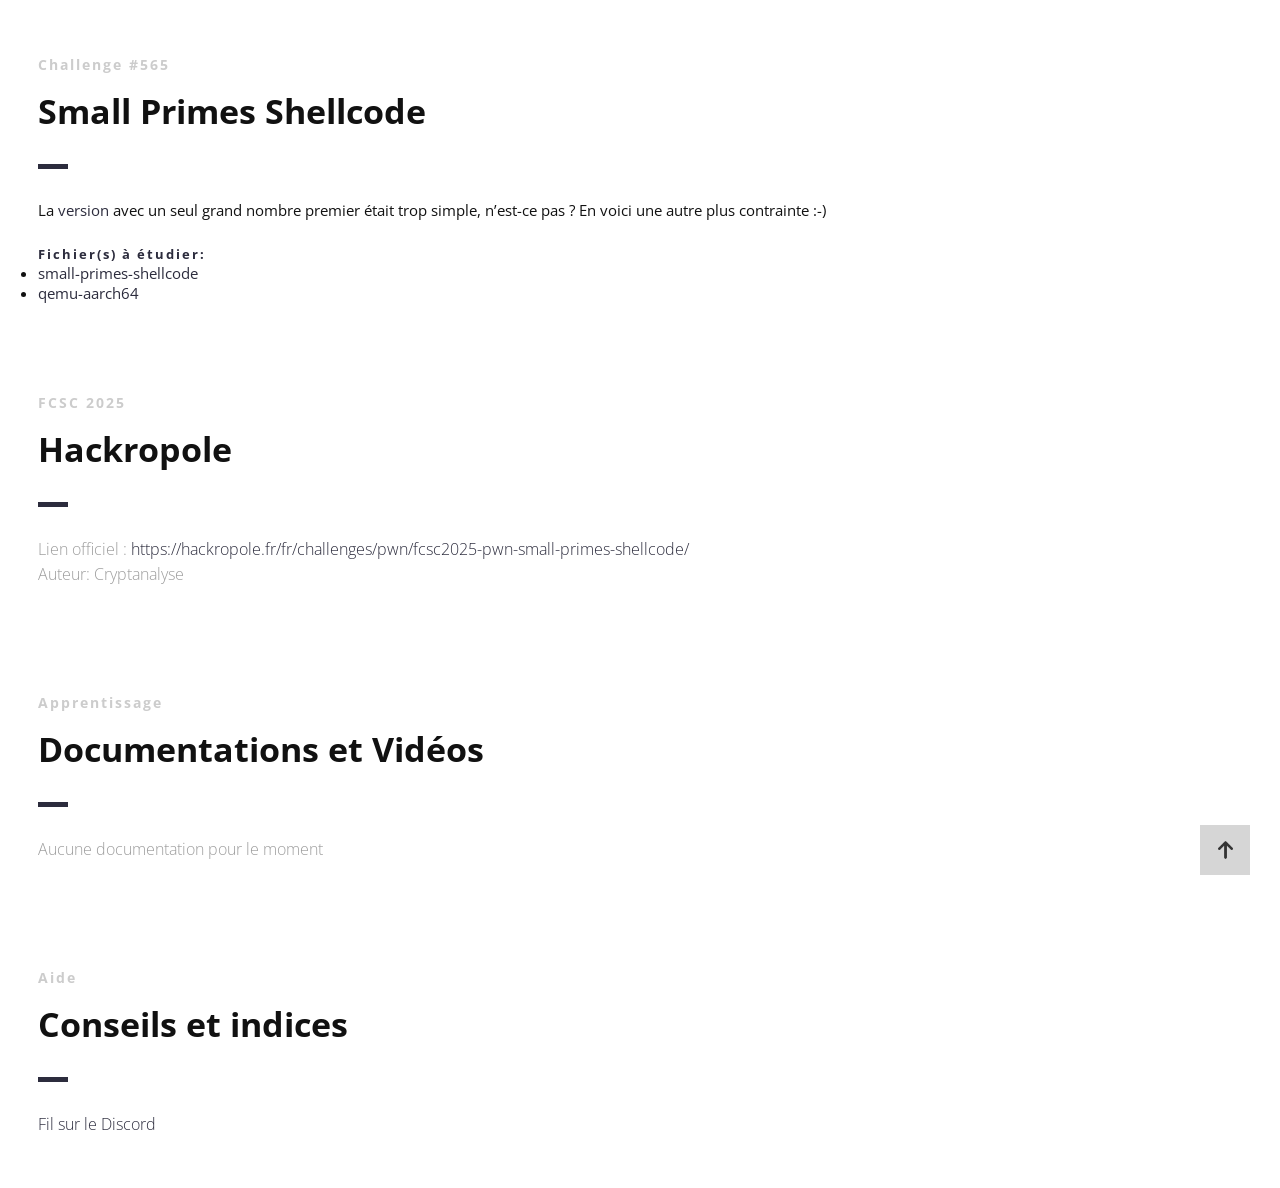
<file: presentation/index.html>
<!DOCTYPE html>
<html>

<head lang="fr">
    <meta charset="UTF-8">
    <!--Page Title-->
    <title>Hack-Oeil - Les CTFs de Cyrhades</title>
    <!--Meta Keywords and Description-->
    <meta name="keywords" content="">
    <meta name="description" content="">
    <meta name="viewport" content="width=device-width, initial-scale=1.0, user-scalable=no" />
    <link rel="shortcut icon" href="./assets/images/favicon.ico" title="Favicon" />
    <link rel="stylesheet" href="./assets/css/style.css">
    <link href='https://fonts.googleapis.com/css?family=Open+Sans:400,300,600,700,800' rel='stylesheet' type='text/css'>
    <script src="./assets/js/highlight.min.js"></script>
    <script>
        document.addEventListener('DOMContentLoaded', () => {
            // Vérifie si la fenêtre est dans une iframe
            if (window.self !== window.top) {
                document.querySelectorAll('a').forEach((link) => {
                    link.addEventListener('click', (event) => {
                        const a = event.target.closest('a[href^="http"]');
                        if (a) {
                            event.preventDefault();
                            window.parent.postMessage({
                                type: "open-external",
                                url: a.href
                            }, "*");
                        }
                    });
                });
            }
            // Active la coloration syntaxique :
            if (window.hljs) {
                hljs.highlightAll();
            } else {
                console.error("Highlight.js non chargé !");
            }
        });
    </script>
</head>

<body>

    <div id="wrapper">
        <!--Main Content Area-->
        <main id="content">
            <!--Ctf-->
            <section class="ctf scrollto">
                <article class="row clearfix">
                    <div class="col-1">
                        <div class="section-heading">
                            <h3>Challenge #565</h3>
                            <h2 class="section-title">Small Primes Shellcode</h2>
                            <p>
La <a href="https://hackropole.fr/fr/challenges/pwn/fcsc2025-pwn-long-prime-shellcode/">version</a> avec un seul grand nombre premier était trop simple, n’est-ce pas ? En voici une autre plus contrainte :-)
                            </p>
                            <h4>Fichier(s) à étudier:</h4>
                            <ul>
                                <li><a href="../files/small-primes-shellcode">small-primes-shellcode</a></li>
                                <li><a href="../files/qemu-aarch64">qemu-aarch64</a></li>
                            </ul>
                        </div>
                    </div>
                </article>

                <article class="row clearfix">
                    <div class="col-1">
                        <div class="section-heading">
                            <h3>FCSC 2025</h3>
                            <h2 class="section-title">Hackropole</h2>
                            <p class="section-subtitle">
                                Lien officiel :
                                <a target="_blank" href="https://hackropole.fr/fr/challenges/pwn/fcsc2025-pwn-small-primes-shellcode/">https://hackropole.fr/fr/challenges/pwn/fcsc2025-pwn-small-primes-shellcode/</a>
                                <br />
                                Auteur: Cryptanalyse
                            </p>
                        </div>
                    </div>
                </article>

                <article class="row clearfix">
                    <div class="col-1">
                        <div class="section-heading">
                            <h3>Apprentissage</h3>
                            <h2 class="section-title">Documentations et Vidéos</h2>
                            <p class="section-subtitle">
                                Aucune documentation pour le moment
                            </p>
                        </div>
                    </div>
                </article>

                <article class="row clearfix">
                    <div class="col-1">
                        <div class="section-heading">
                            <h3>Aide</h3>
                            <h2 class="section-title">Conseils et indices</h2>
                            <p class="section-subtitle">
                                <a target="_blank"
                                    href="https://discord.com/channels/1175764392307077120/1175764601716092948">Fil sur
                                    le Discord</a>
                            </p>
                        </div>
                    </div>
                </article>
            </section>
            <!--End of Ctf-->
        </main>
        <!--End Main Content Area-->

        <a id="scrollUp" href="#wrapper" style="position: fixed; z-index: 1000;"
            aria-label="Remonter en haut de la page" title="Remonter en tête de site"></a>
    </div>
</body>

</html>
</file>
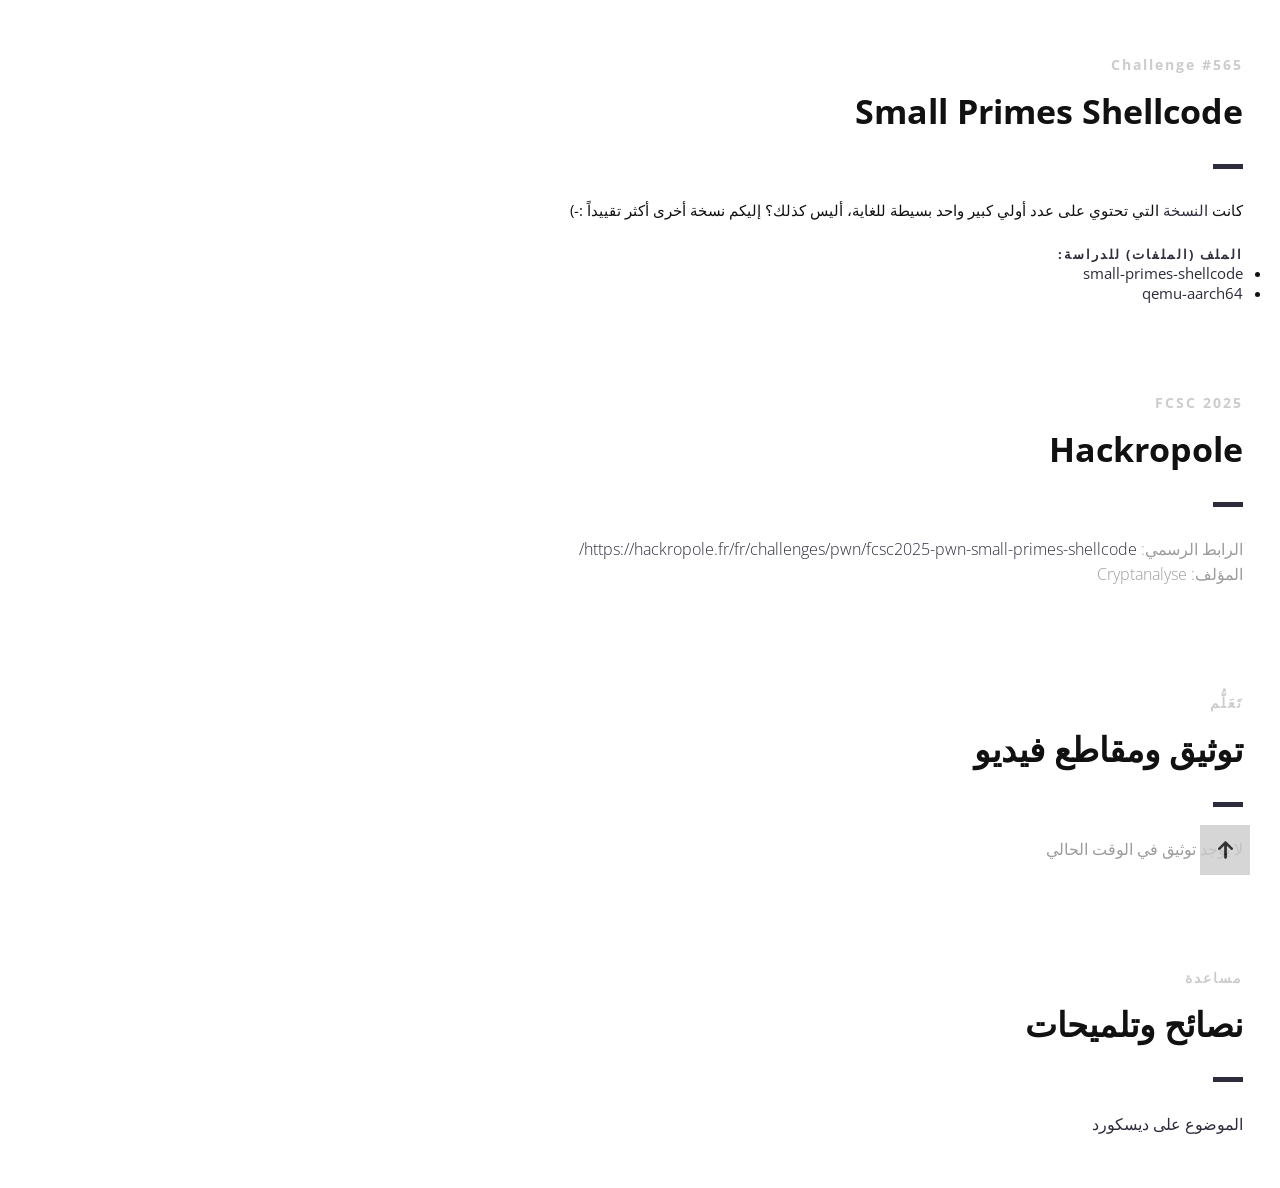
<file: presentation/index_ar.html>
<!DOCTYPE html>
<html lang="ar" dir="rtl">

<head lang="ar">
    <meta charset="UTF-8">
    <!--Page Title-->
    <title>Hack-Oeil - تحديات Cyrhades CTF</title>
    <!--Meta Keywords and Description-->
    <meta name="keywords" content="">
    <meta name="description" content="">
    <meta name="viewport" content="width=device-width, initial-scale=1.0, user-scalable=no" />
    <link rel="shortcut icon" href="./assets/images/favicon.ico" title="Favicon" />
    <link rel="stylesheet" href="./assets/css/style.css">
    <link href='https://fonts.googleapis.com/css?family=Open+Sans:400,300,600,700,800' rel='stylesheet' type='text/css'>
    <script src="./assets/js/highlight.min.js"></script>
    <script>
        document.addEventListener('DOMContentLoaded', () => {
            // Vérifie si la fenêtre est dans une iframe
            if (window.self !== window.top) {
                document.querySelectorAll('a').forEach((link) => {
                    link.addEventListener('click', (event) => {
                        const a = event.target.closest('a[href^="http"]');
                        if (a) {
                            event.preventDefault();
                            window.parent.postMessage({
                                type: "open-external",
                                url: a.href
                            }, "*");
                        }
                    });
                });
            }
            // Active la coloration syntaxique :
            if (window.hljs) {
                hljs.highlightAll();
            } else {
                console.error("Highlight.js non chargé !");
            }
        });
    </script>
</head>

<body>

    <div id="wrapper">
        <!--Main Content Area-->
        <main id="content">
            <!--Ctf-->
            <section class="ctf scrollto">
                <article class="row clearfix">
                    <div class="col-1">
                        <div class="section-heading">
                            <h3>Challenge #565</h3>
                            <h2 class="section-title">Small Primes Shellcode</h2>
                            <p>
كانت <a href="https://hackropole.fr/fr/challenges/pwn/fcsc2025-pwn-long-prime-shellcode/">النسخة</a> التي تحتوي على عدد أولي كبير واحد بسيطة للغاية، أليس كذلك؟ إليكم نسخة أخرى أكثر تقييداً :-)
                            </p>
                            <h4>الملف (الملفات) للدراسة:</h4>
                            <ul>
                                <li><a href="../files/small-primes-shellcode">small-primes-shellcode</a></li>
                                <li><a href="../files/qemu-aarch64">qemu-aarch64</a></li>
                            </ul>
                        </div>
                    </div>
                </article>

                <article class="row clearfix">
                    <div class="col-1">
                        <div class="section-heading">
                            <h3>FCSC 2025</h3>
                            <h2 class="section-title">Hackropole</h2>
                            <p class="section-subtitle">
                                الرابط الرسمي:
                                <a target="_blank" href="https://hackropole.fr/fr/challenges/pwn/fcsc2025-pwn-small-primes-shellcode/">https://hackropole.fr/fr/challenges/pwn/fcsc2025-pwn-small-primes-shellcode/</a>
                                <br />
                                المؤلف: Cryptanalyse
                            </p>
                        </div>
                    </div>
                </article>

                <article class="row clearfix">
                    <div class="col-1">
                        <div class="section-heading">
                            <h3>تَعَلُّم</h3>
                            <h2 class="section-title">توثيق ومقاطع فيديو</h2>
                            <p class="section-subtitle">
                                لا يوجد توثيق في الوقت الحالي
                            </p>
                        </div>
                    </div>
                </article>

                <article class="row clearfix">
                    <div class="col-1">
                        <div class="section-heading">
                            <h3>مساعدة</h3>
                            <h2 class="section-title">نصائح وتلميحات</h2>
                            <p class="section-subtitle">
                                <a target="_blank"
                                    href="https://discord.com/channels/1175764392307077120/1175764601716092948">الموضوع على ديسكورد</a>
                            </p>
                        </div>
                    </div>
                </article>
            </section>
            <!--End of Ctf-->
        </main>
        <!--End Main Content Area-->

        <a id="scrollUp" href="#wrapper" style="position: fixed; z-index: 1000;"
            aria-label="الرجوع إلى أعلى الصفحة" title="الرجوع إلى أعلى الموقع"></a>
    </div>
</body>

</html>
</file>
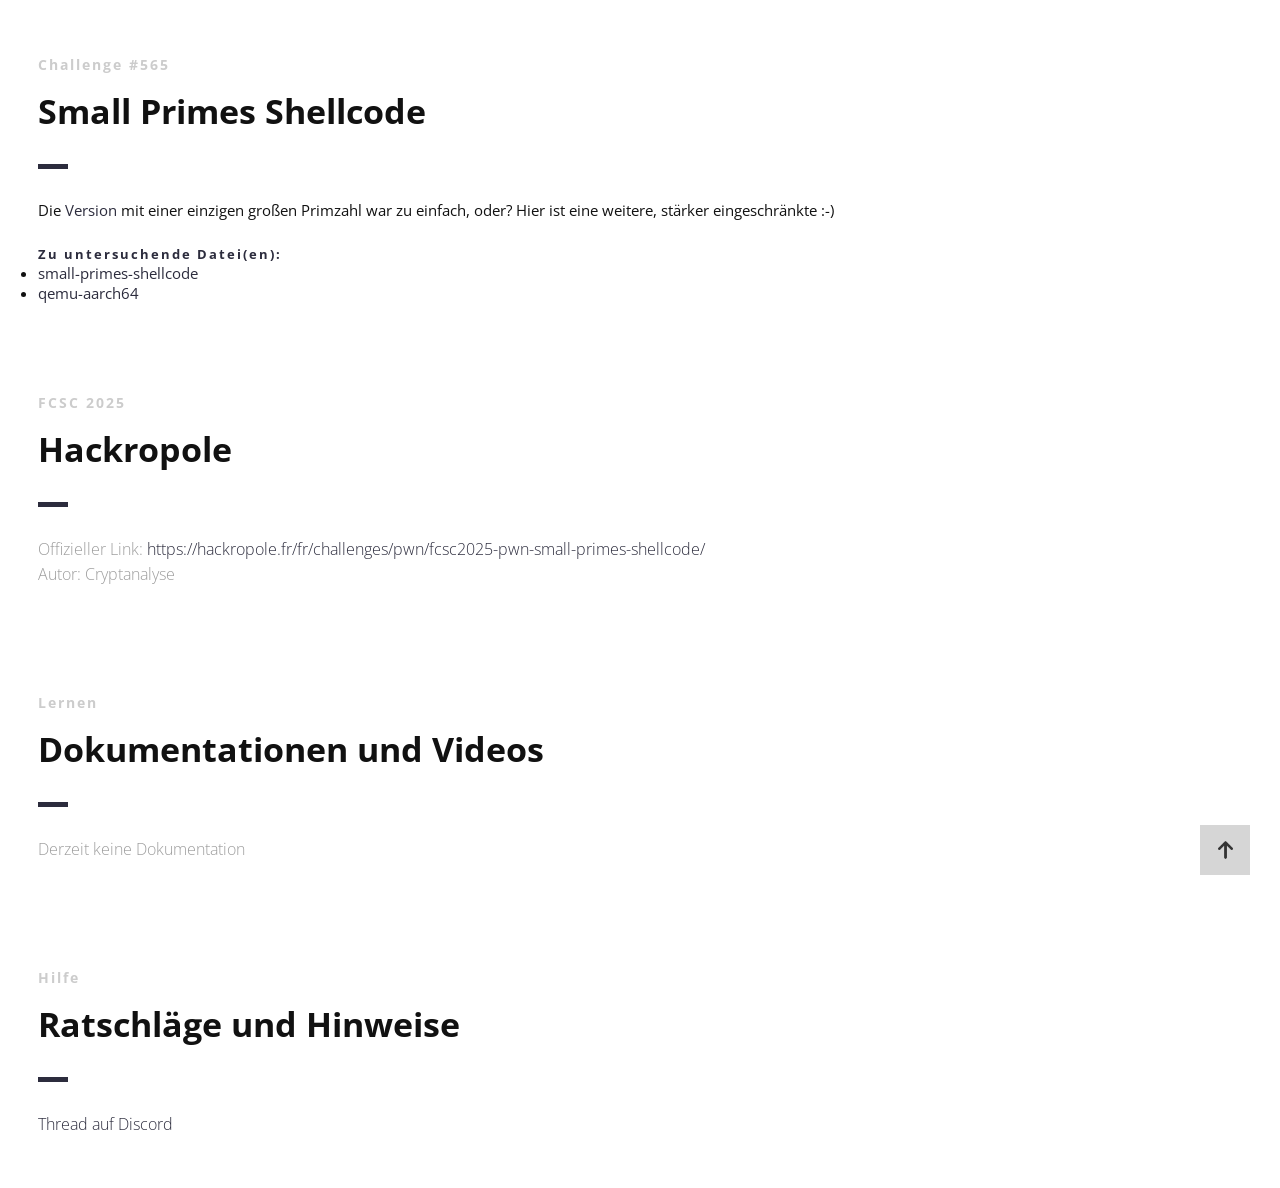
<file: presentation/index_de.html>
<!DOCTYPE html>
<html lang="de">

<head lang="de">
    <meta charset="UTF-8">
    <!--Page Title-->
    <title>Hack-Oeil - Cyrhades CTFs</title>
    <!--Meta Keywords and Description-->
    <meta name="keywords" content="">
    <meta name="description" content="">
    <meta name="viewport" content="width=device-width, initial-scale=1.0, user-scalable=no" />
    <link rel="shortcut icon" href="./assets/images/favicon.ico" title="Favicon" />
    <link rel="stylesheet" href="./assets/css/style.css">
    <link href='https://fonts.googleapis.com/css?family=Open+Sans:400,300,600,700,800' rel='stylesheet' type='text/css'>
    <script src="./assets/js/highlight.min.js"></script>
    <script>
        document.addEventListener('DOMContentLoaded', () => {
            // Vérifie si la fenêtre est dans une iframe
            if (window.self !== window.top) {
                document.querySelectorAll('a').forEach((link) => {
                    link.addEventListener('click', (event) => {
                        const a = event.target.closest('a[href^="http"]');
                        if (a) {
                            event.preventDefault();
                            window.parent.postMessage({
                                type: "open-external",
                                url: a.href
                            }, "*");
                        }
                    });
                });
            }
            // Active la coloration syntaxique :
            if (window.hljs) {
                hljs.highlightAll();
            } else {
                console.error("Highlight.js non chargé !");
            }
        });
    </script>
</head>

<body>

    <div id="wrapper">
        <!--Main Content Area-->
        <main id="content">
            <!--Ctf-->
            <section class="ctf scrollto">
                <article class="row clearfix">
                    <div class="col-1">
                        <div class="section-heading">
                            <h3>Challenge #565</h3>
                            <h2 class="section-title">Small Primes Shellcode</h2>
                            <p>
Die <a href="https://hackropole.fr/fr/challenges/pwn/fcsc2025-pwn-long-prime-shellcode/">Version</a> mit einer einzigen großen Primzahl war zu einfach, oder? Hier ist eine weitere, stärker eingeschränkte :-)
                            </p>
                            <h4>Zu untersuchende Datei(en):</h4>
                            <ul>
                                <li><a href="../files/small-primes-shellcode">small-primes-shellcode</a></li>
                                <li><a href="../files/qemu-aarch64">qemu-aarch64</a></li>
                            </ul>
                        </div>
                    </div>
                </article>

                <article class="row clearfix">
                    <div class="col-1">
                        <div class="section-heading">
                            <h3>FCSC 2025</h3>
                            <h2 class="section-title">Hackropole</h2>
                            <p class="section-subtitle">
                                Offizieller Link:
                                <a target="_blank" href="https://hackropole.fr/fr/challenges/pwn/fcsc2025-pwn-small-primes-shellcode/">https://hackropole.fr/fr/challenges/pwn/fcsc2025-pwn-small-primes-shellcode/</a>
                                <br />
                                Autor: Cryptanalyse
                            </p>
                        </div>
                    </div>
                </article>

                <article class="row clearfix">
                    <div class="col-1">
                        <div class="section-heading">
                            <h3>Lernen</h3>
                            <h2 class="section-title">Dokumentationen und Videos</h2>
                            <p class="section-subtitle">
                                Derzeit keine Dokumentation
                            </p>
                        </div>
                    </div>
                </article>

                <article class="row clearfix">
                    <div class="col-1">
                        <div class="section-heading">
                            <h3>Hilfe</h3>
                            <h2 class="section-title">Ratschläge und Hinweise</h2>
                            <p class="section-subtitle">
                                <a target="_blank"
                                    href="https://discord.com/channels/1175764392307077120/1175764601716092948">Thread auf Discord</a>
                            </p>
                        </div>
                    </div>
                </article>
            </section>
            <!--End of Ctf-->
        </main>
        <!--End Main Content Area-->

        <a id="scrollUp" href="#wrapper" style="position: fixed; z-index: 1000;"
            aria-label="Zurück nach oben" title="Zurück zum Seitenanfang"></a>
    </div>
</body>

</html>
</file>
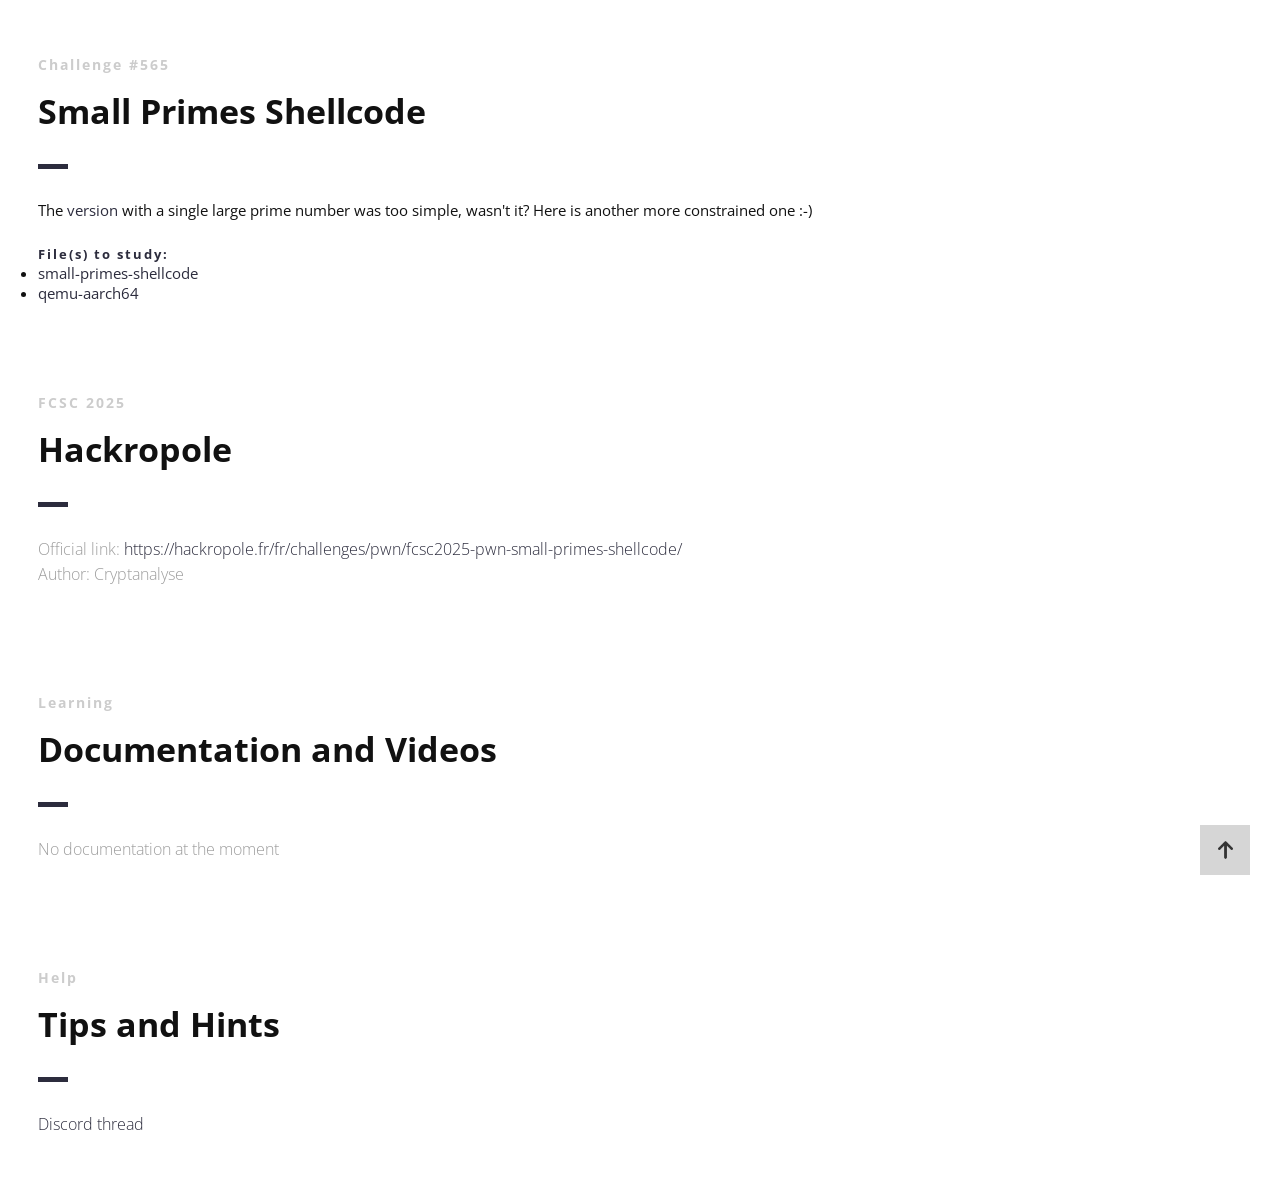
<file: presentation/index_en.html>
<!DOCTYPE html>
<html lang="en">

<head lang="en">
    <meta charset="UTF-8">
    <!--Page Title-->
    <title>Hack-Oeil - Cyrhades CTF</title>
    <!--Meta Keywords and Description-->
    <meta name="keywords" content="">
    <meta name="description" content="">
    <meta name="viewport" content="width=device-width, initial-scale=1.0, user-scalable=no" />
    <link rel="shortcut icon" href="./assets/images/favicon.ico" title="Favicon" />
    <link rel="stylesheet" href="./assets/css/style.css">
    <link href='https://fonts.googleapis.com/css?family=Open+Sans:400,300,600,700,800' rel='stylesheet' type='text/css'>
    <script src="./assets/js/highlight.min.js"></script>
    <script>
        document.addEventListener('DOMContentLoaded', () => {
            // Vérifie si la fenêtre est dans une iframe
            if (window.self !== window.top) {
                document.querySelectorAll('a').forEach((link) => {
                    link.addEventListener('click', (event) => {
                        const a = event.target.closest('a[href^="http"]');
                        if (a) {
                            event.preventDefault();
                            window.parent.postMessage({
                                type: "open-external",
                                url: a.href
                            }, "*");
                        }
                    });
                });
            }
            // Active la coloration syntaxique :
            if (window.hljs) {
                hljs.highlightAll();
            } else {
                console.error("Highlight.js non chargé !");
            }
        });
    </script>
</head>

<body>

    <div id="wrapper">
        <!--Main Content Area-->
        <main id="content">
            <!--Ctf-->
            <section class="ctf scrollto">
                <article class="row clearfix">
                    <div class="col-1">
                        <div class="section-heading">
                            <h3>Challenge #565</h3>
                            <h2 class="section-title">Small Primes Shellcode</h2>
                            <p>
The <a href="https://hackropole.fr/fr/challenges/pwn/fcsc2025-pwn-long-prime-shellcode/">version</a> with a single large prime number was too simple, wasn't it? Here is another more constrained one :-)
                            </p>
                            <h4>File(s) to study:</h4>
                            <ul>
                                <li><a href="../files/small-primes-shellcode">small-primes-shellcode</a></li>
                                <li><a href="../files/qemu-aarch64">qemu-aarch64</a></li>
                            </ul>
                        </div>
                    </div>
                </article>

                <article class="row clearfix">
                    <div class="col-1">
                        <div class="section-heading">
                            <h3>FCSC 2025</h3>
                            <h2 class="section-title">Hackropole</h2>
                            <p class="section-subtitle">
                                Official link:
                                <a target="_blank" href="https://hackropole.fr/fr/challenges/pwn/fcsc2025-pwn-small-primes-shellcode/">https://hackropole.fr/fr/challenges/pwn/fcsc2025-pwn-small-primes-shellcode/</a>
                                <br />
                                Author: Cryptanalyse
                            </p>
                        </div>
                    </div>
                </article>

                <article class="row clearfix">
                    <div class="col-1">
                        <div class="section-heading">
                            <h3>Learning</h3>
                            <h2 class="section-title">Documentation and Videos</h2>
                            <p class="section-subtitle">
                                No documentation at the moment
                            </p>
                        </div>
                    </div>
                </article>

                <article class="row clearfix">
                    <div class="col-1">
                        <div class="section-heading">
                            <h3>Help</h3>
                            <h2 class="section-title">Tips and Hints</h2>
                            <p class="section-subtitle">
                                <a target="_blank"
                                    href="https://discord.com/channels/1175764392307077120/1175764601716092948">Discord thread</a>
                            </p>
                        </div>
                    </div>
                </article>
            </section>
            <!--End of Ctf-->
        </main>
        <!--End Main Content Area-->

        <a id="scrollUp" href="#wrapper" style="position: fixed; z-index: 1000;"
            aria-label="Back to top" title="Back to top"></a>
    </div>
</body>

</html>
</file>
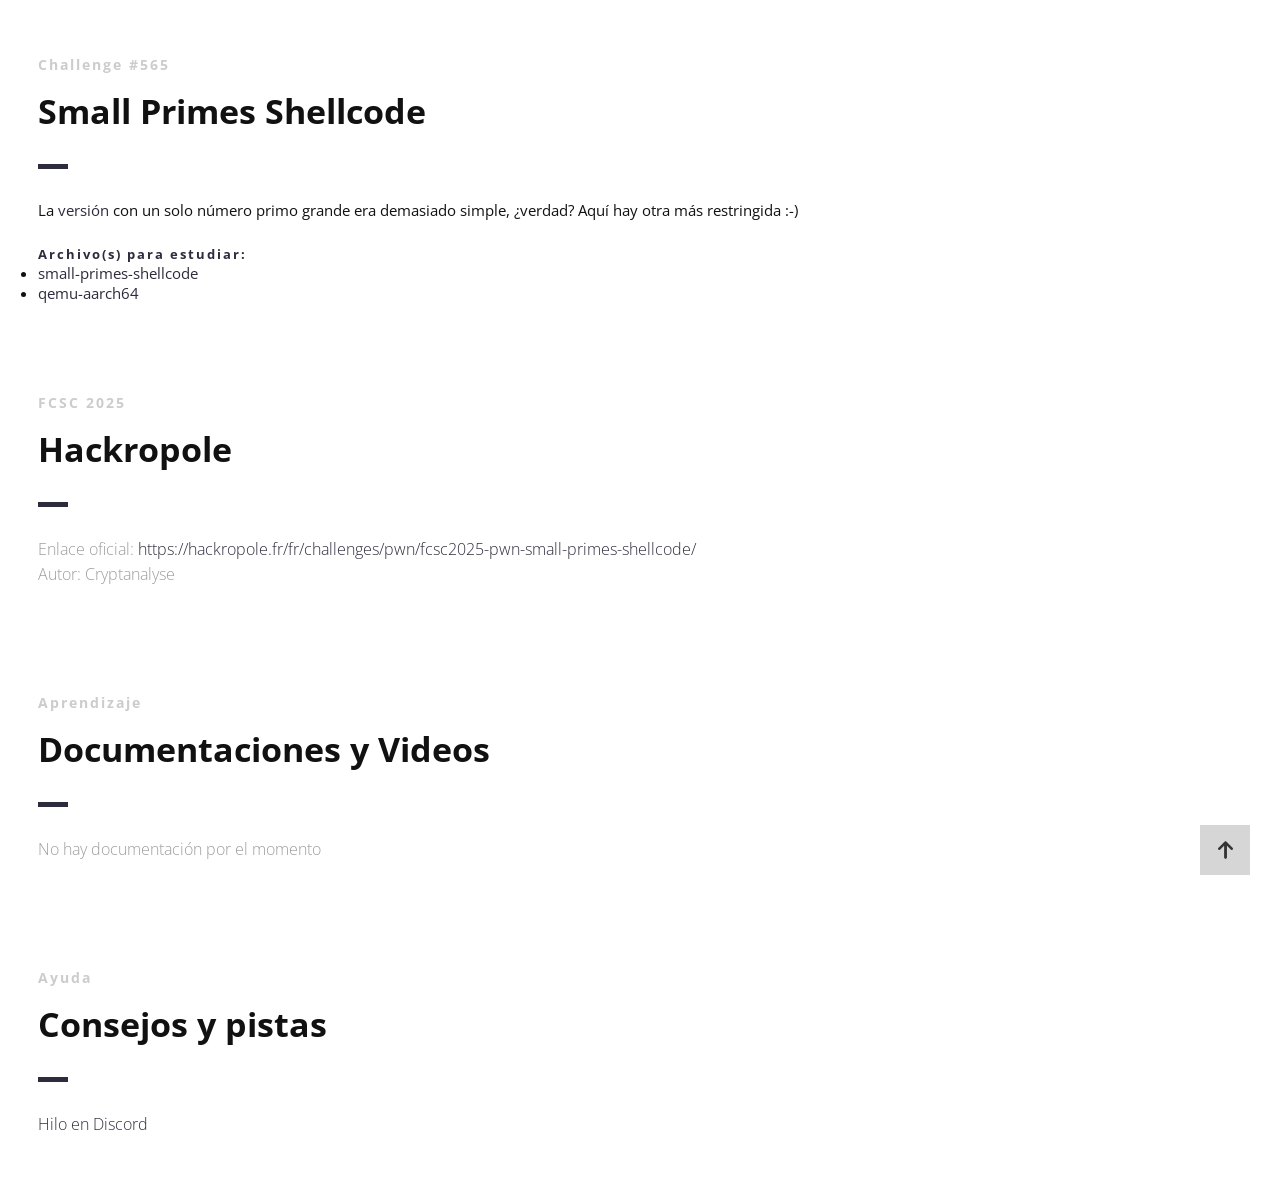
<file: presentation/index_es.html>
<!DOCTYPE html>
<html lang="es">

<head lang="es">
    <meta charset="UTF-8">
    <!--Page Title-->
    <title>Hack-Oeil - Los CTFs de Cyrhades</title>
    <!--Meta Keywords and Description-->
    <meta name="keywords" content="">
    <meta name="description" content="">
    <meta name="viewport" content="width=device-width, initial-scale=1.0, user-scalable=no" />
    <link rel="shortcut icon" href="./assets/images/favicon.ico" title="Favicon" />
    <link rel="stylesheet" href="./assets/css/style.css">
    <link href='https://fonts.googleapis.com/css?family=Open+Sans:400,300,600,700,800' rel='stylesheet' type='text/css'>
    <script src="./assets/js/highlight.min.js"></script>
    <script>
        document.addEventListener('DOMContentLoaded', () => {
            // Vérifie si la fenêtre est dans une iframe
            if (window.self !== window.top) {
                document.querySelectorAll('a').forEach((link) => {
                    link.addEventListener('click', (event) => {
                        const a = event.target.closest('a[href^="http"]');
                        if (a) {
                            event.preventDefault();
                            window.parent.postMessage({
                                type: "open-external",
                                url: a.href
                            }, "*");
                        }
                    });
                });
            }
            // Active la coloration syntaxique :
            if (window.hljs) {
                hljs.highlightAll();
            } else {
                console.error("Highlight.js non chargé !");
            }
        });
    </script>
</head>

<body>

    <div id="wrapper">
        <!--Main Content Area-->
        <main id="content">
            <!--Ctf-->
            <section class="ctf scrollto">
                <article class="row clearfix">
                    <div class="col-1">
                        <div class="section-heading">
                            <h3>Challenge #565</h3>
                            <h2 class="section-title">Small Primes Shellcode</h2>
                            <p>
La <a href="https://hackropole.fr/fr/challenges/pwn/fcsc2025-pwn-long-prime-shellcode/">versión</a> con un solo número primo grande era demasiado simple, ¿verdad? Aquí hay otra más restringida :-)
                            </p>
                            <h4>Archivo(s) para estudiar:</h4>
                            <ul>
                                <li><a href="../files/small-primes-shellcode">small-primes-shellcode</a></li>
                                <li><a href="../files/qemu-aarch64">qemu-aarch64</a></li>
                            </ul>
                        </div>
                    </div>
                </article>

                <article class="row clearfix">
                    <div class="col-1">
                        <div class="section-heading">
                            <h3>FCSC 2025</h3>
                            <h2 class="section-title">Hackropole</h2>
                            <p class="section-subtitle">
                                Enlace oficial:
                                <a target="_blank" href="https://hackropole.fr/fr/challenges/pwn/fcsc2025-pwn-small-primes-shellcode/">https://hackropole.fr/fr/challenges/pwn/fcsc2025-pwn-small-primes-shellcode/</a>
                                <br />
                                Autor: Cryptanalyse
                            </p>
                        </div>
                    </div>
                </article>

                <article class="row clearfix">
                    <div class="col-1">
                        <div class="section-heading">
                            <h3>Aprendizaje</h3>
                            <h2 class="section-title">Documentaciones y Videos</h2>
                            <p class="section-subtitle">
                                No hay documentación por el momento
                            </p>
                        </div>
                    </div>
                </article>

                <article class="row clearfix">
                    <div class="col-1">
                        <div class="section-heading">
                            <h3>Ayuda</h3>
                            <h2 class="section-title">Consejos y pistas</h2>
                            <p class="section-subtitle">
                                <a target="_blank"
                                    href="https://discord.com/channels/1175764392307077120/1175764601716092948">Hilo en Discord</a>
                            </p>
                        </div>
                    </div>
                </article>
            </section>
            <!--End of Ctf-->
        </main>
        <!--End Main Content Area-->

        <a id="scrollUp" href="#wrapper" style="position: fixed; z-index: 1000;"
            aria-label="Volver arriba" title="Volver al principio"></a>
    </div>
</body>

</html>
</file>
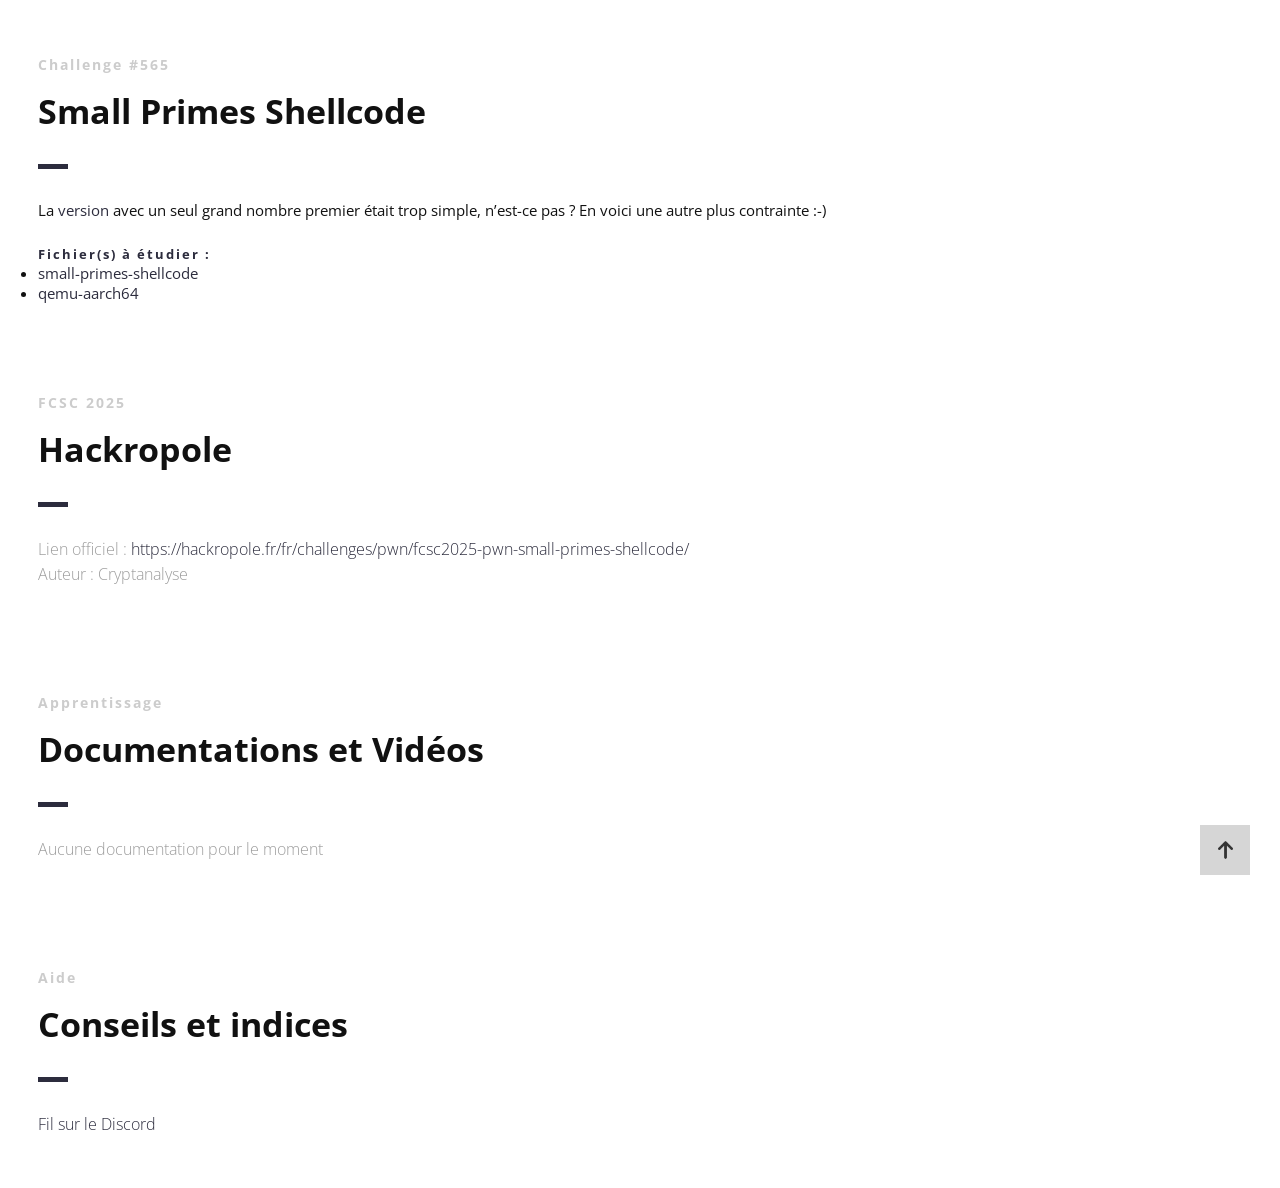
<file: presentation/index_fr.html>
<!DOCTYPE html>
<html lang="fr">

<head lang="fr">
    <meta charset="UTF-8">
    <!--Page Title-->
    <title>Hack-Oeil - Les CTFs de Cyrhades</title>
    <!--Meta Keywords and Description-->
    <meta name="keywords" content="">
    <meta name="description" content="">
    <meta name="viewport" content="width=device-width, initial-scale=1.0, user-scalable=no" />
    <link rel="shortcut icon" href="./assets/images/favicon.ico" title="Favicon" />
    <link rel="stylesheet" href="./assets/css/style.css">
    <link href='https://fonts.googleapis.com/css?family=Open+Sans:400,300,600,700,800' rel='stylesheet' type='text/css'>
    <script src="./assets/js/highlight.min.js"></script>
    <script>
        document.addEventListener('DOMContentLoaded', () => {
            // Vérifie si la fenêtre est dans une iframe
            if (window.self !== window.top) {
                document.querySelectorAll('a').forEach((link) => {
                    link.addEventListener('click', (event) => {
                        const a = event.target.closest('a[href^="http"]');
                        if (a) {
                            event.preventDefault();
                            window.parent.postMessage({
                                type: "open-external",
                                url: a.href
                            }, "*");
                        }
                    });
                });
            }
            // Active la coloration syntaxique :
            if (window.hljs) {
                hljs.highlightAll();
            } else {
                console.error("Highlight.js non chargé !");
            }
        });
    </script>
</head>

<body>

    <div id="wrapper">
        <!--Main Content Area-->
        <main id="content">
            <!--Ctf-->
            <section class="ctf scrollto">
                <article class="row clearfix">
                    <div class="col-1">
                        <div class="section-heading">
                            <h3>Challenge #565</h3>
                            <h2 class="section-title">Small Primes Shellcode</h2>
                            <p>
La <a href="https://hackropole.fr/fr/challenges/pwn/fcsc2025-pwn-long-prime-shellcode/">version</a> avec un seul grand nombre premier était trop simple, n’est-ce pas ? En voici une autre plus contrainte :-)
                            </p>
                            <h4>Fichier(s) à étudier :</h4>
                            <ul>
                                <li><a href="../files/small-primes-shellcode">small-primes-shellcode</a></li>
                                <li><a href="../files/qemu-aarch64">qemu-aarch64</a></li>
                            </ul>
                        </div>
                    </div>
                </article>

                <article class="row clearfix">
                    <div class="col-1">
                        <div class="section-heading">
                            <h3>FCSC 2025</h3>
                            <h2 class="section-title">Hackropole</h2>
                            <p class="section-subtitle">
                                Lien officiel :
                                <a target="_blank" href="https://hackropole.fr/fr/challenges/pwn/fcsc2025-pwn-small-primes-shellcode/">https://hackropole.fr/fr/challenges/pwn/fcsc2025-pwn-small-primes-shellcode/</a>
                                <br />
                                Auteur : Cryptanalyse
                            </p>
                        </div>
                    </div>
                </article>

                <article class="row clearfix">
                    <div class="col-1">
                        <div class="section-heading">
                            <h3>Apprentissage</h3>
                            <h2 class="section-title">Documentations et Vidéos</h2>
                            <p class="section-subtitle">
                                Aucune documentation pour le moment
                            </p>
                        </div>
                    </div>
                </article>

                <article class="row clearfix">
                    <div class="col-1">
                        <div class="section-heading">
                            <h3>Aide</h3>
                            <h2 class="section-title">Conseils et indices</h2>
                            <p class="section-subtitle">
                                <a target="_blank"
                                    href="https://discord.com/channels/1175764392307077120/1175764601716092948">Fil sur le Discord</a>
                            </p>
                        </div>
                    </div>
                </article>
            </section>
            <!--End of Ctf-->
        </main>
        <!--End Main Content Area-->

        <a id="scrollUp" href="#wrapper" style="position: fixed; z-index: 1000;"
            aria-label="Remonter en haut de la page" title="Remonter en tête de site"></a>
    </div>
</body>

</html>
</file>
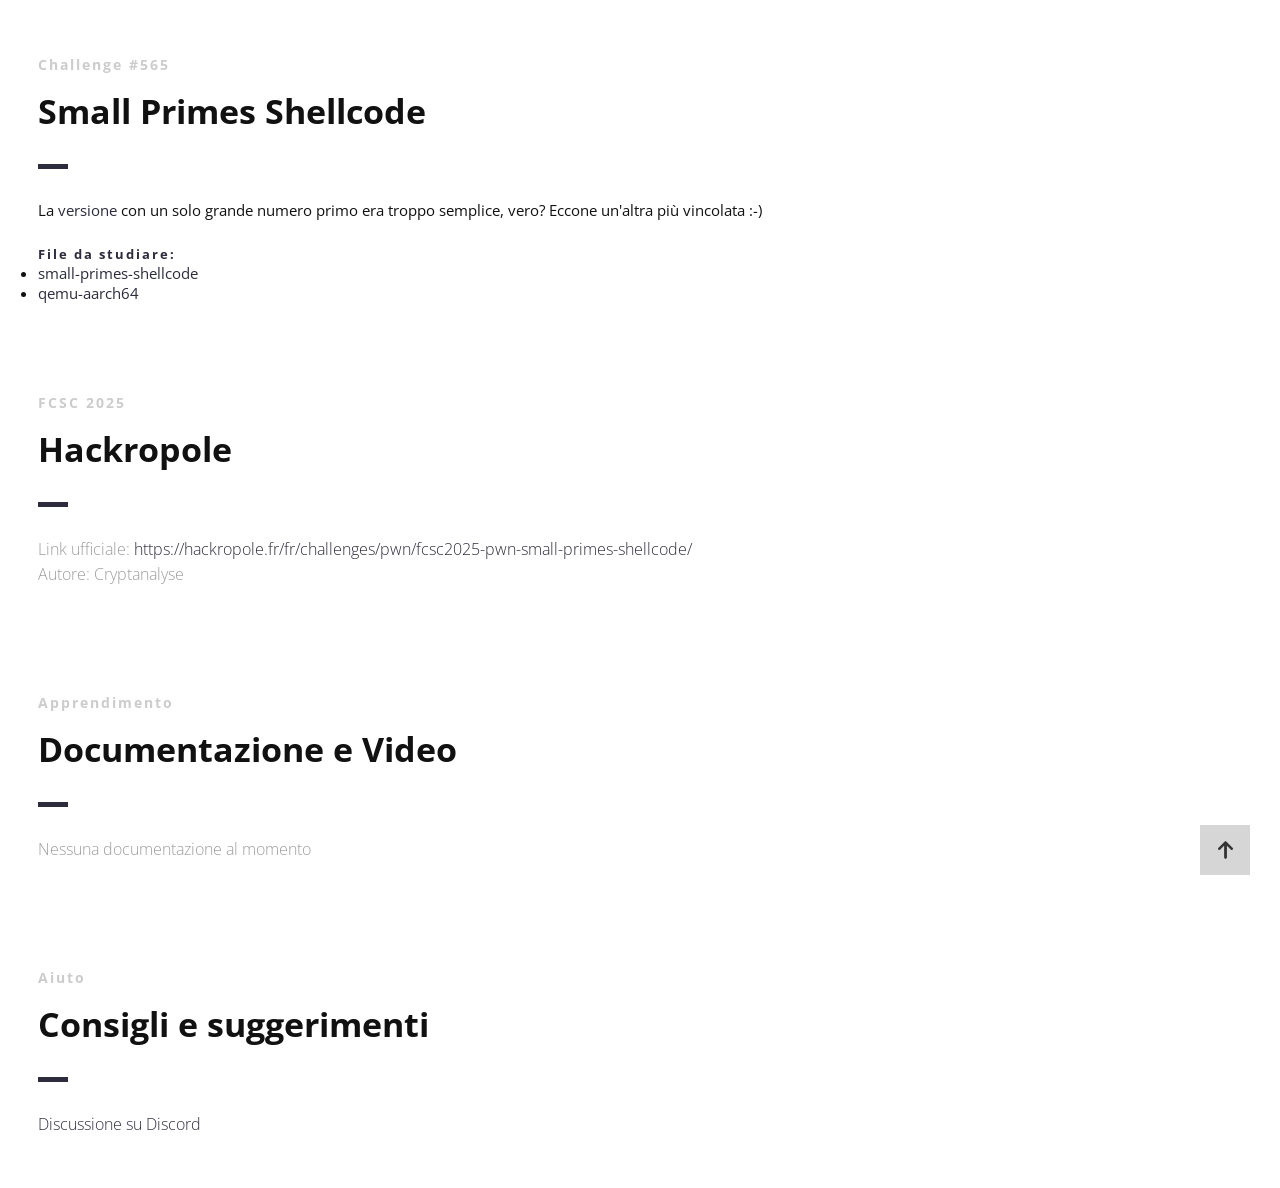
<file: presentation/index_it.html>
<!DOCTYPE html>
<html lang="it">

<head lang="it">
    <meta charset="UTF-8">
    <!--Page Title-->
    <title>Hack-Oeil - Le CTF di Cyrhades</title>
    <!--Meta Keywords and Description-->
    <meta name="keywords" content="">
    <meta name="description" content="">
    <meta name="viewport" content="width=device-width, initial-scale=1.0, user-scalable=no" />
    <link rel="shortcut icon" href="./assets/images/favicon.ico" title="Favicon" />
    <link rel="stylesheet" href="./assets/css/style.css">
    <link href='https://fonts.googleapis.com/css?family=Open+Sans:400,300,600,700,800' rel='stylesheet' type='text/css'>
    <script src="./assets/js/highlight.min.js"></script>
    <script>
        document.addEventListener('DOMContentLoaded', () => {
            // Vérifie si la fenêtre est dans une iframe
            if (window.self !== window.top) {
                document.querySelectorAll('a').forEach((link) => {
                    link.addEventListener('click', (event) => {
                        const a = event.target.closest('a[href^="http"]');
                        if (a) {
                            event.preventDefault();
                            window.parent.postMessage({
                                type: "open-external",
                                url: a.href
                            }, "*");
                        }
                    });
                });
            }
            // Active la coloration syntaxique :
            if (window.hljs) {
                hljs.highlightAll();
            } else {
                console.error("Highlight.js non chargé !");
            }
        });
    </script>
</head>

<body>

    <div id="wrapper">
        <!--Main Content Area-->
        <main id="content">
            <!--Ctf-->
            <section class="ctf scrollto">
                <article class="row clearfix">
                    <div class="col-1">
                        <div class="section-heading">
                            <h3>Challenge #565</h3>
                            <h2 class="section-title">Small Primes Shellcode</h2>
                            <p>
La <a href="https://hackropole.fr/fr/challenges/pwn/fcsc2025-pwn-long-prime-shellcode/">versione</a> con un solo grande numero primo era troppo semplice, vero? Eccone un'altra più vincolata :-)
                            </p>
                            <h4>File da studiare:</h4>
                            <ul>
                                <li><a href="../files/small-primes-shellcode">small-primes-shellcode</a></li>
                                <li><a href="../files/qemu-aarch64">qemu-aarch64</a></li>
                            </ul>
                        </div>
                    </div>
                </article>

                <article class="row clearfix">
                    <div class="col-1">
                        <div class="section-heading">
                            <h3>FCSC 2025</h3>
                            <h2 class="section-title">Hackropole</h2>
                            <p class="section-subtitle">
                                Link ufficiale:
                                <a target="_blank" href="https://hackropole.fr/fr/challenges/pwn/fcsc2025-pwn-small-primes-shellcode/">https://hackropole.fr/fr/challenges/pwn/fcsc2025-pwn-small-primes-shellcode/</a>
                                <br />
                                Autore: Cryptanalyse
                            </p>
                        </div>
                    </div>
                </article>

                <article class="row clearfix">
                    <div class="col-1">
                        <div class="section-heading">
                            <h3>Apprendimento</h3>
                            <h2 class="section-title">Documentazione e Video</h2>
                            <p class="section-subtitle">
                                Nessuna documentazione al momento
                            </p>
                        </div>
                    </div>
                </article>

                <article class="row clearfix">
                    <div class="col-1">
                        <div class="section-heading">
                            <h3>Aiuto</h3>
                            <h2 class="section-title">Consigli e suggerimenti</h2>
                            <p class="section-subtitle">
                                <a target="_blank"
                                    href="https://discord.com/channels/1175764392307077120/1175764601716092948">Discussione su Discord</a>
                            </p>
                        </div>
                    </div>
                </article>
            </section>
            <!--End of Ctf-->
        </main>
        <!--End Main Content Area-->

        <a id="scrollUp" href="#wrapper" style="position: fixed; z-index: 1000;"
            aria-label="Torna in cima" title="Torna all'inizio del sito"></a>
    </div>
</body>

</html>
</file>
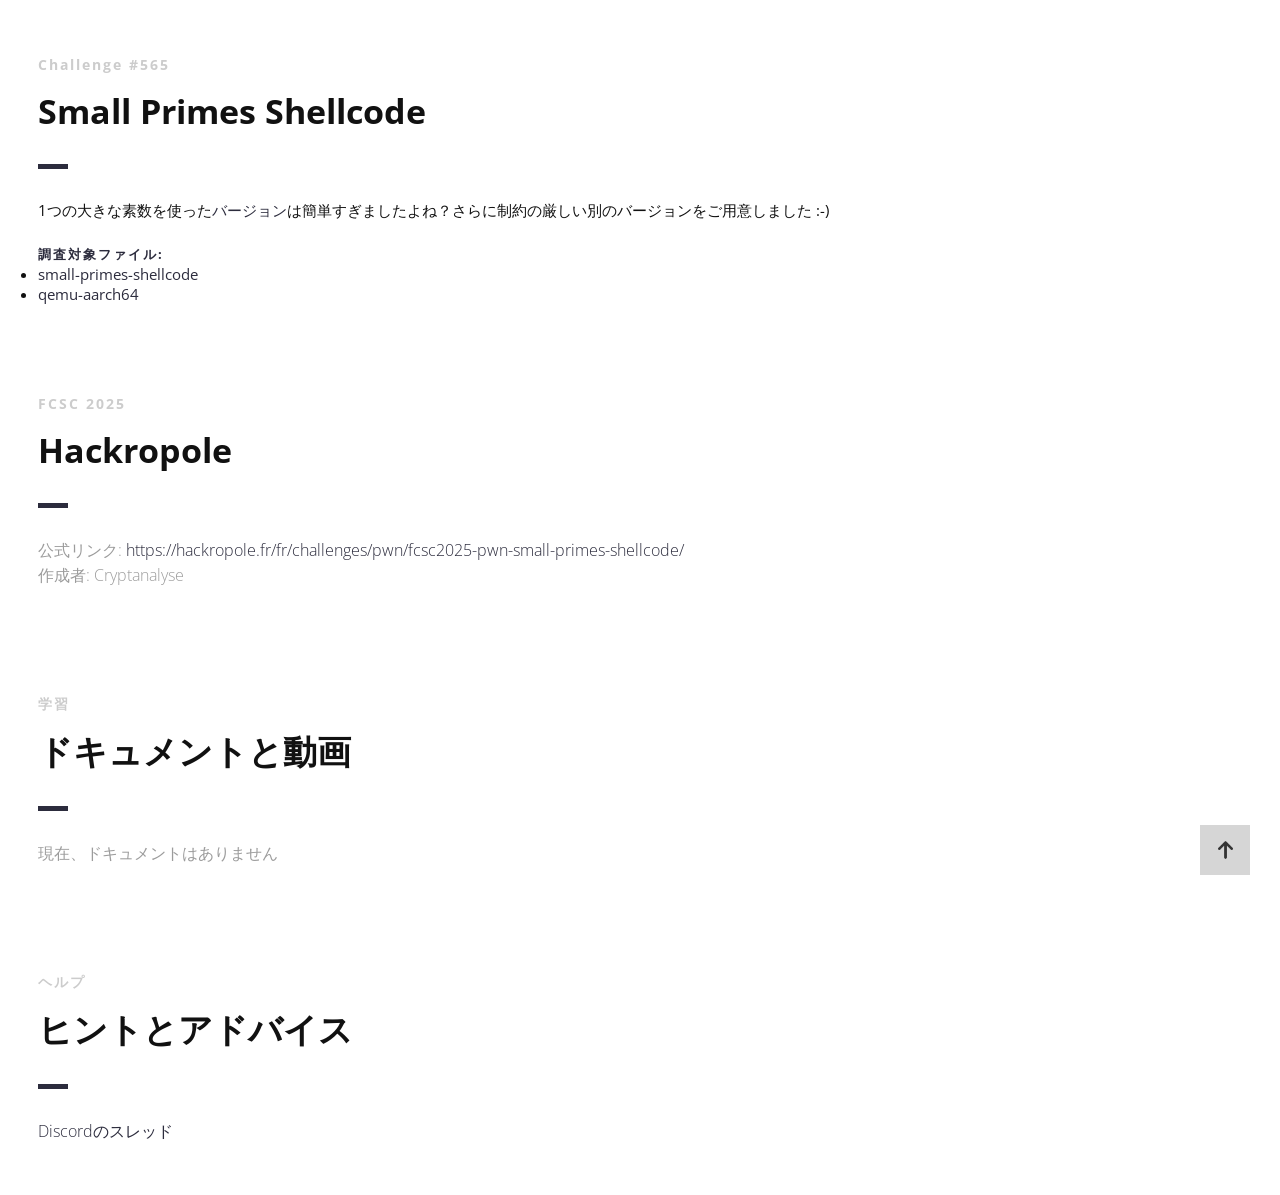
<file: presentation/index_ja.html>
<!DOCTYPE html>
<html lang="ja">

<head lang="ja">
    <meta charset="UTF-8">
    <!--Page Title-->
    <title>Hack-Oeil - Cyrhades CTF</title>
    <!--Meta Keywords and Description-->
    <meta name="keywords" content="">
    <meta name="description" content="">
    <meta name="viewport" content="width=device-width, initial-scale=1.0, user-scalable=no" />
    <link rel="shortcut icon" href="./assets/images/favicon.ico" title="Favicon" />
    <link rel="stylesheet" href="./assets/css/style.css">
    <link href='https://fonts.googleapis.com/css?family=Open+Sans:400,300,600,700,800' rel='stylesheet' type='text/css'>
    <script src="./assets/js/highlight.min.js"></script>
    <script>
        document.addEventListener('DOMContentLoaded', () => {
            // Vérifie si la fenêtre est dans une iframe
            if (window.self !== window.top) {
                document.querySelectorAll('a').forEach((link) => {
                    link.addEventListener('click', (event) => {
                        const a = event.target.closest('a[href^="http"]');
                        if (a) {
                            event.preventDefault();
                            window.parent.postMessage({
                                type: "open-external",
                                url: a.href
                            }, "*");
                        }
                    });
                });
            }
            // Active la coloration syntaxique :
            if (window.hljs) {
                hljs.highlightAll();
            } else {
                console.error("Highlight.js non chargé !");
            }
        });
    </script>
</head>

<body>

    <div id="wrapper">
        <!--Main Content Area-->
        <main id="content">
            <!--Ctf-->
            <section class="ctf scrollto">
                <article class="row clearfix">
                    <div class="col-1">
                        <div class="section-heading">
                            <h3>Challenge #565</h3>
                            <h2 class="section-title">Small Primes Shellcode</h2>
                            <p>
1つの大きな素数を使った<a href="https://hackropole.fr/fr/challenges/pwn/fcsc2025-pwn-long-prime-shellcode/">バージョン</a>は簡単すぎましたよね？さらに制約の厳しい別のバージョンをご用意しました :-)
                            </p>
                            <h4>調査対象ファイル:</h4>
                            <ul>
                                <li><a href="../files/small-primes-shellcode">small-primes-shellcode</a></li>
                                <li><a href="../files/qemu-aarch64">qemu-aarch64</a></li>
                            </ul>
                        </div>
                    </div>
                </article>

                <article class="row clearfix">
                    <div class="col-1">
                        <div class="section-heading">
                            <h3>FCSC 2025</h3>
                            <h2 class="section-title">Hackropole</h2>
                            <p class="section-subtitle">
                                公式リンク:
                                <a target="_blank" href="https://hackropole.fr/fr/challenges/pwn/fcsc2025-pwn-small-primes-shellcode/">https://hackropole.fr/fr/challenges/pwn/fcsc2025-pwn-small-primes-shellcode/</a>
                                <br />
                                作成者: Cryptanalyse
                            </p>
                        </div>
                    </div>
                </article>

                <article class="row clearfix">
                    <div class="col-1">
                        <div class="section-heading">
                            <h3>学習</h3>
                            <h2 class="section-title">ドキュメントと動画</h2>
                            <p class="section-subtitle">
                                現在、ドキュメントはありません
                            </p>
                        </div>
                    </div>
                </article>

                <article class="row clearfix">
                    <div class="col-1">
                        <div class="section-heading">
                            <h3>ヘルプ</h3>
                            <h2 class="section-title">ヒントとアドバイス</h2>
                            <p class="section-subtitle">
                                <a target="_blank"
                                    href="https://discord.com/channels/1175764392307077120/1175764601716092948">Discordのスレッド</a>
                            </p>
                        </div>
                    </div>
                </article>
            </section>
            <!--End of Ctf-->
        </main>
        <!--End Main Content Area-->

        <a id="scrollUp" href="#wrapper" style="position: fixed; z-index: 1000;"
            aria-label="トップに戻る" title="ページの先頭へ"></a>
    </div>
</body>

</html>
</file>
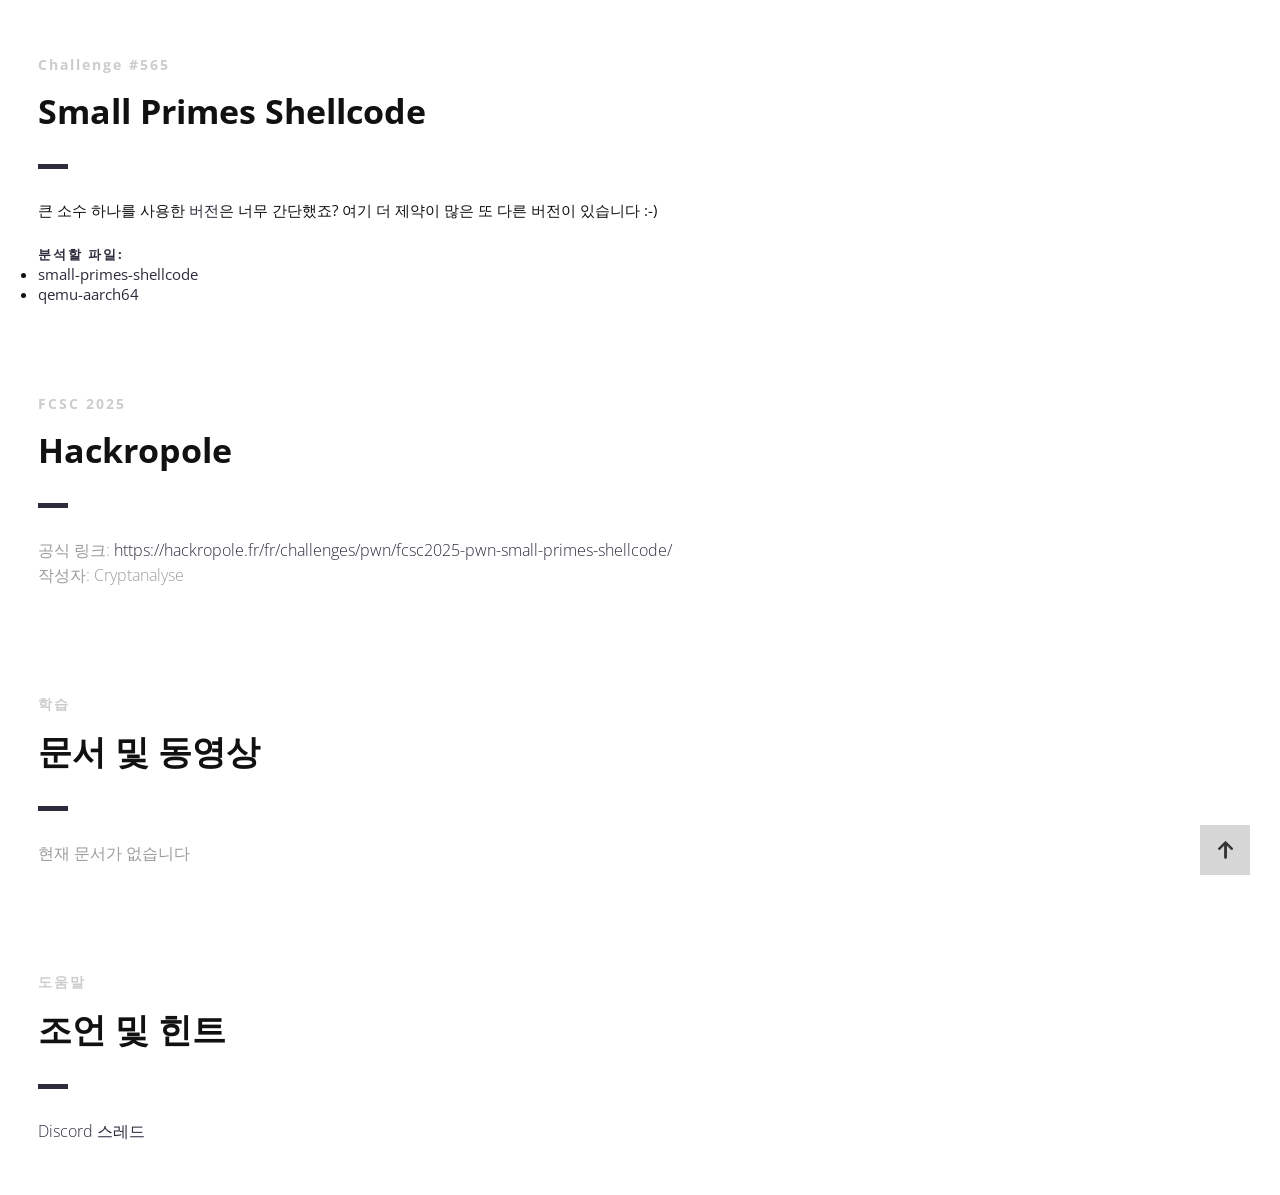
<file: presentation/index_ko.html>
<!DOCTYPE html>
<html lang="ko">

<head lang="ko">
    <meta charset="UTF-8">
    <!--Page Title-->
    <title>Hack-Oeil - Cyrhades CTF</title>
    <!--Meta Keywords and Description-->
    <meta name="keywords" content="">
    <meta name="description" content="">
    <meta name="viewport" content="width=device-width, initial-scale=1.0, user-scalable=no" />
    <link rel="shortcut icon" href="./assets/images/favicon.ico" title="Favicon" />
    <link rel="stylesheet" href="./assets/css/style.css">
    <link href='https://fonts.googleapis.com/css?family=Open+Sans:400,300,600,700,800' rel='stylesheet' type='text/css'>
    <script src="./assets/js/highlight.min.js"></script>
    <script>
        document.addEventListener('DOMContentLoaded', () => {
            // Vérifie si la fenêtre est dans une iframe
            if (window.self !== window.top) {
                document.querySelectorAll('a').forEach((link) => {
                    link.addEventListener('click', (event) => {
                        const a = event.target.closest('a[href^="http"]');
                        if (a) {
                            event.preventDefault();
                            window.parent.postMessage({
                                type: "open-external",
                                url: a.href
                            }, "*");
                        }
                    });
                });
            }
            // Active la coloration syntaxique :
            if (window.hljs) {
                hljs.highlightAll();
            } else {
                console.error("Highlight.js non chargé !");
            }
        });
    </script>
</head>

<body>

    <div id="wrapper">
        <!--Main Content Area-->
        <main id="content">
            <!--Ctf-->
            <section class="ctf scrollto">
                <article class="row clearfix">
                    <div class="col-1">
                        <div class="section-heading">
                            <h3>Challenge #565</h3>
                            <h2 class="section-title">Small Primes Shellcode</h2>
                            <p>
큰 소수 하나를 사용한 <a href="https://hackropole.fr/fr/challenges/pwn/fcsc2025-pwn-long-prime-shellcode/">버전</a>은 너무 간단했죠? 여기 더 제약이 많은 또 다른 버전이 있습니다 :-)
                            </p>
                            <h4>분석할 파일:</h4>
                            <ul>
                                <li><a href="../files/small-primes-shellcode">small-primes-shellcode</a></li>
                                <li><a href="../files/qemu-aarch64">qemu-aarch64</a></li>
                            </ul>
                        </div>
                    </div>
                </article>

                <article class="row clearfix">
                    <div class="col-1">
                        <div class="section-heading">
                            <h3>FCSC 2025</h3>
                            <h2 class="section-title">Hackropole</h2>
                            <p class="section-subtitle">
                                공식 링크:
                                <a target="_blank" href="https://hackropole.fr/fr/challenges/pwn/fcsc2025-pwn-small-primes-shellcode/">https://hackropole.fr/fr/challenges/pwn/fcsc2025-pwn-small-primes-shellcode/</a>
                                <br />
                                작성자: Cryptanalyse
                            </p>
                        </div>
                    </div>
                </article>

                <article class="row clearfix">
                    <div class="col-1">
                        <div class="section-heading">
                            <h3>학습</h3>
                            <h2 class="section-title">문서 및 동영상</h2>
                            <p class="section-subtitle">
                                현재 문서가 없습니다
                            </p>
                        </div>
                    </div>
                </article>

                <article class="row clearfix">
                    <div class="col-1">
                        <div class="section-heading">
                            <h3>도움말</h3>
                            <h2 class="section-title">조언 및 힌트</h2>
                            <p class="section-subtitle">
                                <a target="_blank"
                                    href="https://discord.com/channels/1175764392307077120/1175764601716092948">Discord 스레드</a>
                            </p>
                        </div>
                    </div>
                </article>
            </section>
            <!--End of Ctf-->
        </main>
        <!--End Main Content Area-->

        <a id="scrollUp" href="#wrapper" style="position: fixed; z-index: 1000;"
            aria-label="페이지 맨 위로 이동" title="사이트 맨 위로 이동"></a>
    </div>
</body>

</html>
</file>
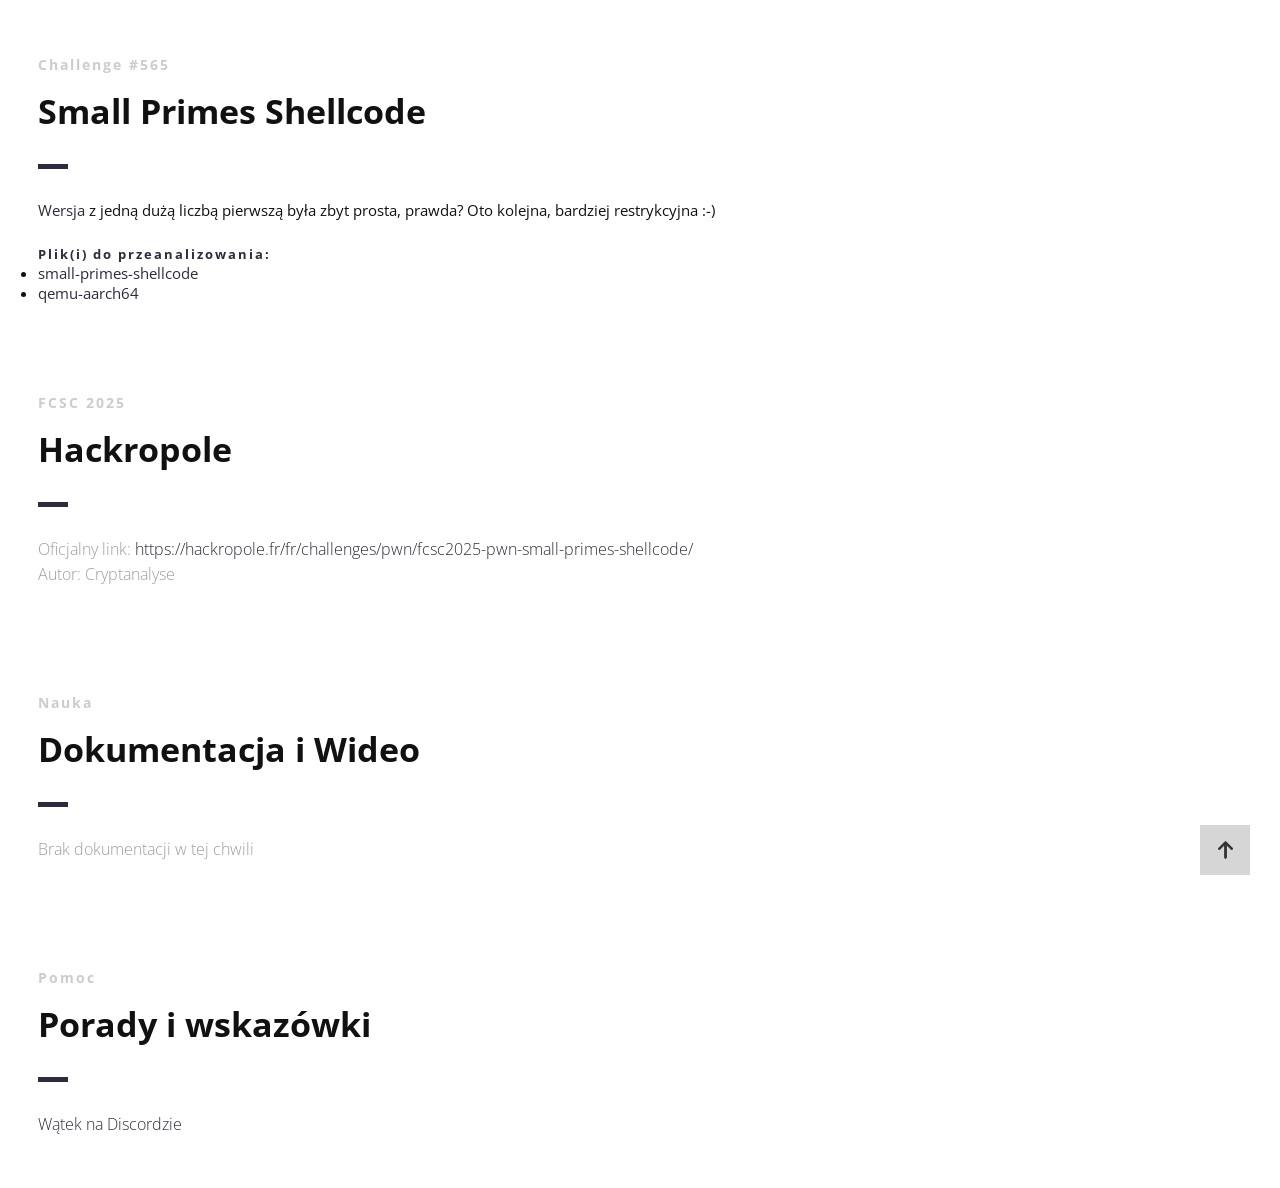
<file: presentation/index_pl.html>
<!DOCTYPE html>
<html lang="pl">

<head lang="pl">
    <meta charset="UTF-8">
    <!--Page Title-->
    <title>Hack-Oeil - Cyrhades CTF</title>
    <!--Meta Keywords and Description-->
    <meta name="keywords" content="">
    <meta name="description" content="">
    <meta name="viewport" content="width=device-width, initial-scale=1.0, user-scalable=no" />
    <link rel="shortcut icon" href="./assets/images/favicon.ico" title="Favicon" />
    <link rel="stylesheet" href="./assets/css/style.css">
    <link href='https://fonts.googleapis.com/css?family=Open+Sans:400,300,600,700,800' rel='stylesheet' type='text/css'>
    <script src="./assets/js/highlight.min.js"></script>
    <script>
        document.addEventListener('DOMContentLoaded', () => {
            // Vérifie si la fenêtre est dans une iframe
            if (window.self !== window.top) {
                document.querySelectorAll('a').forEach((link) => {
                    link.addEventListener('click', (event) => {
                        const a = event.target.closest('a[href^="http"]');
                        if (a) {
                            event.preventDefault();
                            window.parent.postMessage({
                                type: "open-external",
                                url: a.href
                            }, "*");
                        }
                    });
                });
            }
            // Active la coloration syntaxique :
            if (window.hljs) {
                hljs.highlightAll();
            } else {
                console.error("Highlight.js non chargé !");
            }
        });
    </script>
</head>

<body>

    <div id="wrapper">
        <!--Main Content Area-->
        <main id="content">
            <!--Ctf-->
            <section class="ctf scrollto">
                <article class="row clearfix">
                    <div class="col-1">
                        <div class="section-heading">
                            <h3>Challenge #565</h3>
                            <h2 class="section-title">Small Primes Shellcode</h2>
                            <p>
<a href="https://hackropole.fr/fr/challenges/pwn/fcsc2025-pwn-long-prime-shellcode/">Wersja</a> z jedną dużą liczbą pierwszą była zbyt prosta, prawda? Oto kolejna, bardziej restrykcyjna :-)
                            </p>
                            <h4>Plik(i) do przeanalizowania:</h4>
                            <ul>
                                <li><a href="../files/small-primes-shellcode">small-primes-shellcode</a></li>
                                <li><a href="../files/qemu-aarch64">qemu-aarch64</a></li>
                            </ul>
                        </div>
                    </div>
                </article>

                <article class="row clearfix">
                    <div class="col-1">
                        <div class="section-heading">
                            <h3>FCSC 2025</h3>
                            <h2 class="section-title">Hackropole</h2>
                            <p class="section-subtitle">
                                Oficjalny link:
                                <a target="_blank" href="https://hackropole.fr/fr/challenges/pwn/fcsc2025-pwn-small-primes-shellcode/">https://hackropole.fr/fr/challenges/pwn/fcsc2025-pwn-small-primes-shellcode/</a>
                                <br />
                                Autor: Cryptanalyse
                            </p>
                        </div>
                    </div>
                </article>

                <article class="row clearfix">
                    <div class="col-1">
                        <div class="section-heading">
                            <h3>Nauka</h3>
                            <h2 class="section-title">Dokumentacja i Wideo</h2>
                            <p class="section-subtitle">
                                Brak dokumentacji w tej chwili
                            </p>
                        </div>
                    </div>
                </article>

                <article class="row clearfix">
                    <div class="col-1">
                        <div class="section-heading">
                            <h3>Pomoc</h3>
                            <h2 class="section-title">Porady i wskazówki</h2>
                            <p class="section-subtitle">
                                <a target="_blank"
                                    href="https://discord.com/channels/1175764392307077120/1175764601716092948">Wątek na Discordzie</a>
                            </p>
                        </div>
                    </div>
                </article>
            </section>
            <!--End of Ctf-->
        </main>
        <!--End Main Content Area-->

        <a id="scrollUp" href="#wrapper" style="position: fixed; z-index: 1000;"
            aria-label="Przewiń do góry" title="Przejdź na górę strony"></a>
    </div>
</body>

</html>
</file>
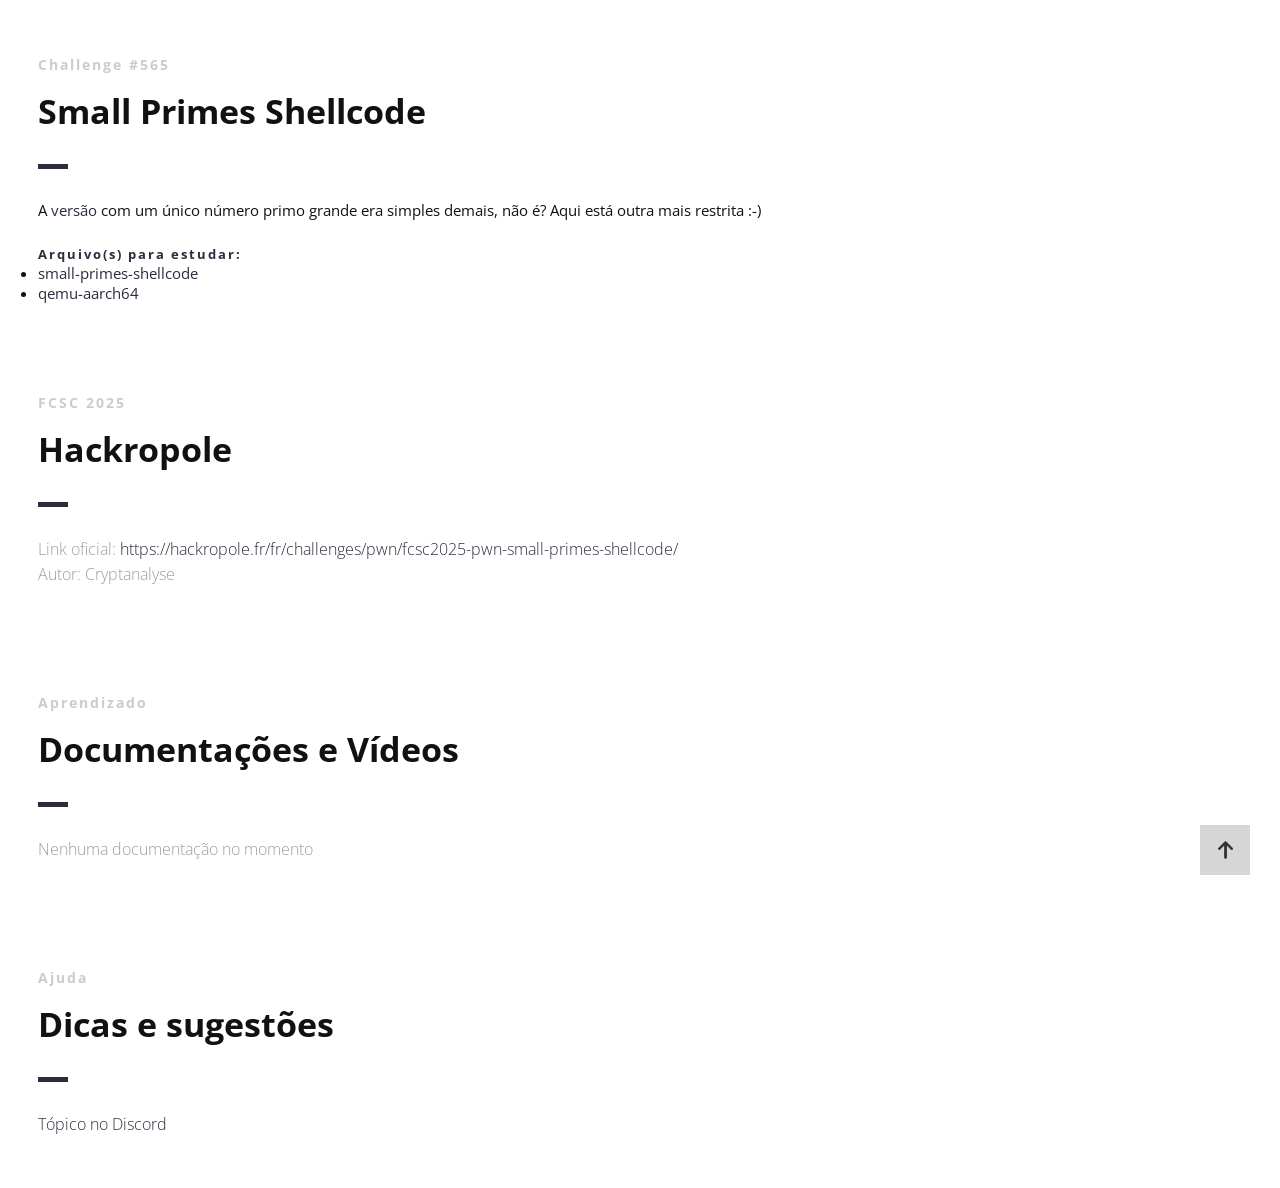
<file: presentation/index_pt.html>
<!DOCTYPE html>
<html lang="pt">

<head lang="pt">
    <meta charset="UTF-8">
    <!--Page Title-->
    <title>Hack-Oeil - Os CTFs de Cyrhades</title>
    <!--Meta Keywords and Description-->
    <meta name="keywords" content="">
    <meta name="description" content="">
    <meta name="viewport" content="width=device-width, initial-scale=1.0, user-scalable=no" />
    <link rel="shortcut icon" href="./assets/images/favicon.ico" title="Favicon" />
    <link rel="stylesheet" href="./assets/css/style.css">
    <link href='https://fonts.googleapis.com/css?family=Open+Sans:400,300,600,700,800' rel='stylesheet' type='text/css'>
    <script src="./assets/js/highlight.min.js"></script>
    <script>
        document.addEventListener('DOMContentLoaded', () => {
            // Vérifie si la fenêtre est dans une iframe
            if (window.self !== window.top) {
                document.querySelectorAll('a').forEach((link) => {
                    link.addEventListener('click', (event) => {
                        const a = event.target.closest('a[href^="http"]');
                        if (a) {
                            event.preventDefault();
                            window.parent.postMessage({
                                type: "open-external",
                                url: a.href
                            }, "*");
                        }
                    });
                });
            }
            // Active la coloration syntaxique :
            if (window.hljs) {
                hljs.highlightAll();
            } else {
                console.error("Highlight.js non chargé !");
            }
        });
    </script>
</head>

<body>

    <div id="wrapper">
        <!--Main Content Area-->
        <main id="content">
            <!--Ctf-->
            <section class="ctf scrollto">
                <article class="row clearfix">
                    <div class="col-1">
                        <div class="section-heading">
                            <h3>Challenge #565</h3>
                            <h2 class="section-title">Small Primes Shellcode</h2>
                            <p>
A <a href="https://hackropole.fr/fr/challenges/pwn/fcsc2025-pwn-long-prime-shellcode/">versão</a> com um único número primo grande era simples demais, não é? Aqui está outra mais restrita :-)
                            </p>
                            <h4>Arquivo(s) para estudar:</h4>
                            <ul>
                                <li><a href="../files/small-primes-shellcode">small-primes-shellcode</a></li>
                                <li><a href="../files/qemu-aarch64">qemu-aarch64</a></li>
                            </ul>
                        </div>
                    </div>
                </article>

                <article class="row clearfix">
                    <div class="col-1">
                        <div class="section-heading">
                            <h3>FCSC 2025</h3>
                            <h2 class="section-title">Hackropole</h2>
                            <p class="section-subtitle">
                                Link oficial:
                                <a target="_blank" href="https://hackropole.fr/fr/challenges/pwn/fcsc2025-pwn-small-primes-shellcode/">https://hackropole.fr/fr/challenges/pwn/fcsc2025-pwn-small-primes-shellcode/</a>
                                <br />
                                Autor: Cryptanalyse
                            </p>
                        </div>
                    </div>
                </article>

                <article class="row clearfix">
                    <div class="col-1">
                        <div class="section-heading">
                            <h3>Aprendizado</h3>
                            <h2 class="section-title">Documentações e Vídeos</h2>
                            <p class="section-subtitle">
                                Nenhuma documentação no momento
                            </p>
                        </div>
                    </div>
                </article>

                <article class="row clearfix">
                    <div class="col-1">
                        <div class="section-heading">
                            <h3>Ajuda</h3>
                            <h2 class="section-title">Dicas e sugestões</h2>
                            <p class="section-subtitle">
                                <a target="_blank"
                                    href="https://discord.com/channels/1175764392307077120/1175764601716092948">Tópico no Discord</a>
                            </p>
                        </div>
                    </div>
                </article>
            </section>
            <!--End of Ctf-->
        </main>
        <!--End Main Content Area-->

        <a id="scrollUp" href="#wrapper" style="position: fixed; z-index: 1000;"
            aria-label="Voltar ao topo da página" title="Voltar ao topo do site"></a>
    </div>
</body>

</html>
</file>
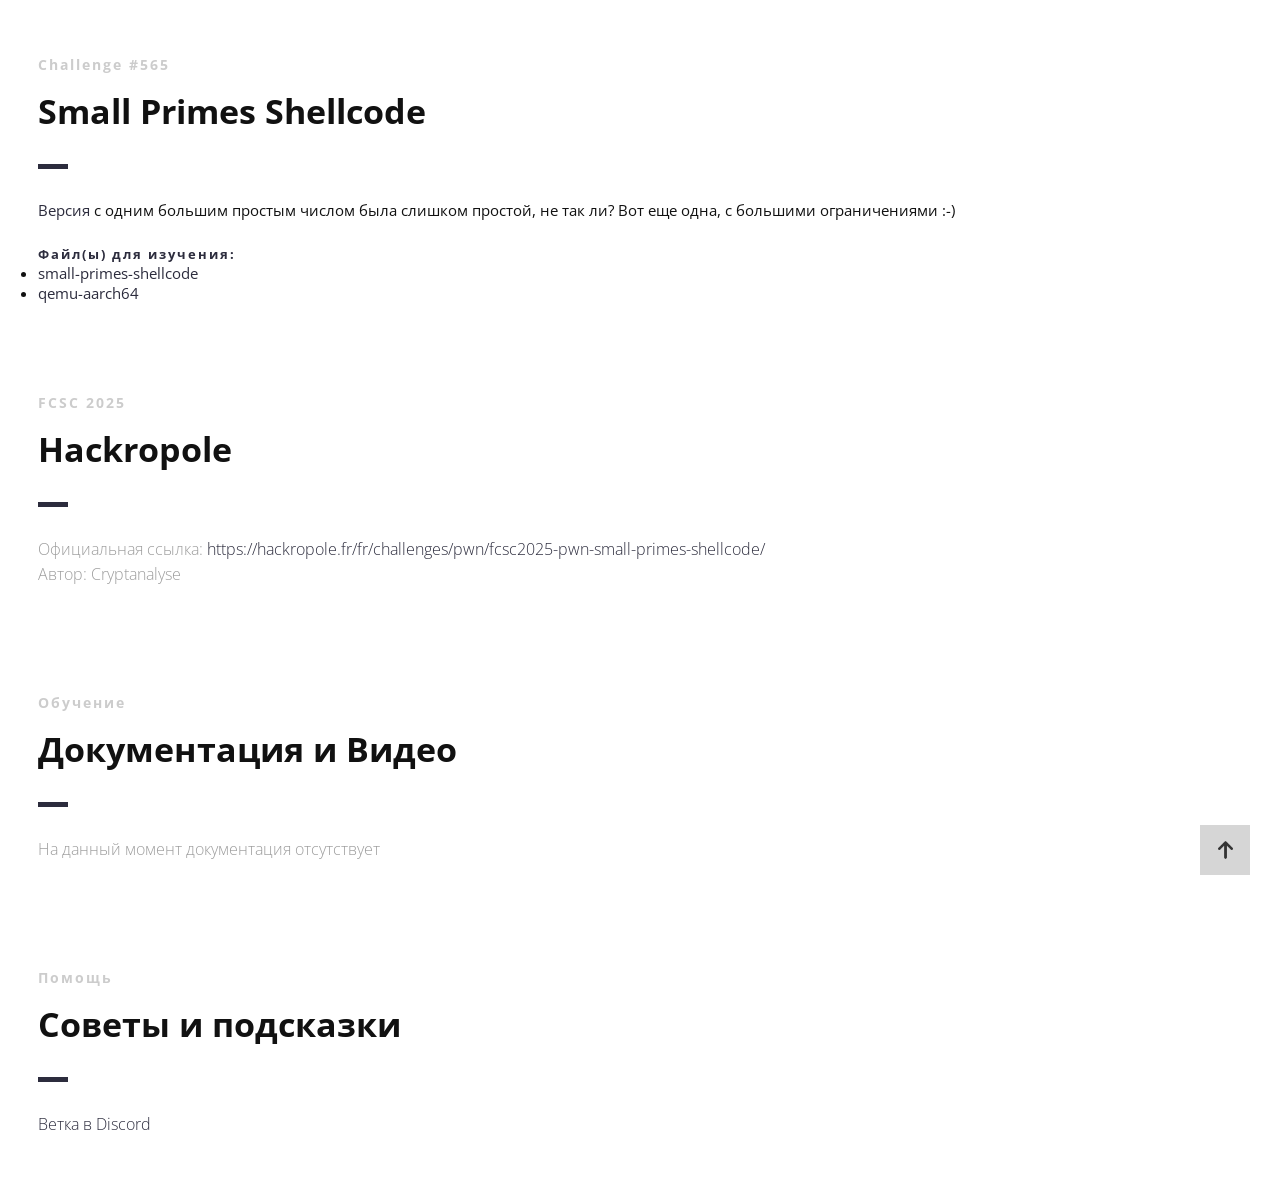
<file: presentation/index_ru.html>
<!DOCTYPE html>
<html lang="ru">

<head lang="ru">
    <meta charset="UTF-8">
    <!--Page Title-->
    <title>Hack-Oeil - Cyrhades CTF</title>
    <!--Meta Keywords and Description-->
    <meta name="keywords" content="">
    <meta name="description" content="">
    <meta name="viewport" content="width=device-width, initial-scale=1.0, user-scalable=no" />
    <link rel="shortcut icon" href="./assets/images/favicon.ico" title="Favicon" />
    <link rel="stylesheet" href="./assets/css/style.css">
    <link href='https://fonts.googleapis.com/css?family=Open+Sans:400,300,600,700,800' rel='stylesheet' type='text/css'>
    <script src="./assets/js/highlight.min.js"></script>
    <script>
        document.addEventListener('DOMContentLoaded', () => {
            // Vérifie si la fenêtre est dans une iframe
            if (window.self !== window.top) {
                document.querySelectorAll('a').forEach((link) => {
                    link.addEventListener('click', (event) => {
                        const a = event.target.closest('a[href^="http"]');
                        if (a) {
                            event.preventDefault();
                            window.parent.postMessage({
                                type: "open-external",
                                url: a.href
                            }, "*");
                        }
                    });
                });
            }
            // Active la coloration syntaxique :
            if (window.hljs) {
                hljs.highlightAll();
            } else {
                console.error("Highlight.js non chargé !");
            }
        });
    </script>
</head>

<body>

    <div id="wrapper">
        <!--Main Content Area-->
        <main id="content">
            <!--Ctf-->
            <section class="ctf scrollto">
                <article class="row clearfix">
                    <div class="col-1">
                        <div class="section-heading">
                            <h3>Challenge #565</h3>
                            <h2 class="section-title">Small Primes Shellcode</h2>
                            <p>
<a href="https://hackropole.fr/fr/challenges/pwn/fcsc2025-pwn-long-prime-shellcode/">Версия</a> с одним большим простым числом была слишком простой, не так ли? Вот еще одна, с большими ограничениями :-)
                            </p>
                            <h4>Файл(ы) для изучения:</h4>
                            <ul>
                                <li><a href="../files/small-primes-shellcode">small-primes-shellcode</a></li>
                                <li><a href="../files/qemu-aarch64">qemu-aarch64</a></li>
                            </ul>
                        </div>
                    </div>
                </article>

                <article class="row clearfix">
                    <div class="col-1">
                        <div class="section-heading">
                            <h3>FCSC 2025</h3>
                            <h2 class="section-title">Hackropole</h2>
                            <p class="section-subtitle">
                                Официальная ссылка:
                                <a target="_blank" href="https://hackropole.fr/fr/challenges/pwn/fcsc2025-pwn-small-primes-shellcode/">https://hackropole.fr/fr/challenges/pwn/fcsc2025-pwn-small-primes-shellcode/</a>
                                <br />
                                Автор: Cryptanalyse
                            </p>
                        </div>
                    </div>
                </article>

                <article class="row clearfix">
                    <div class="col-1">
                        <div class="section-heading">
                            <h3>Обучение</h3>
                            <h2 class="section-title">Документация и Видео</h2>
                            <p class="section-subtitle">
                                На данный момент документация отсутствует
                            </p>
                        </div>
                    </div>
                </article>

                <article class="row clearfix">
                    <div class="col-1">
                        <div class="section-heading">
                            <h3>Помощь</h3>
                            <h2 class="section-title">Советы и подсказки</h2>
                            <p class="section-subtitle">
                                <a target="_blank"
                                    href="https://discord.com/channels/1175764392307077120/1175764601716092948">Ветка в Discord</a>
                            </p>
                        </div>
                    </div>
                </article>
            </section>
            <!--End of Ctf-->
        </main>
        <!--End Main Content Area-->

        <a id="scrollUp" href="#wrapper" style="position: fixed; z-index: 1000;"
            aria-label="Вернуться наверх" title="Вернуться в начало сайта"></a>
    </div>
</body>

</html>
</file>
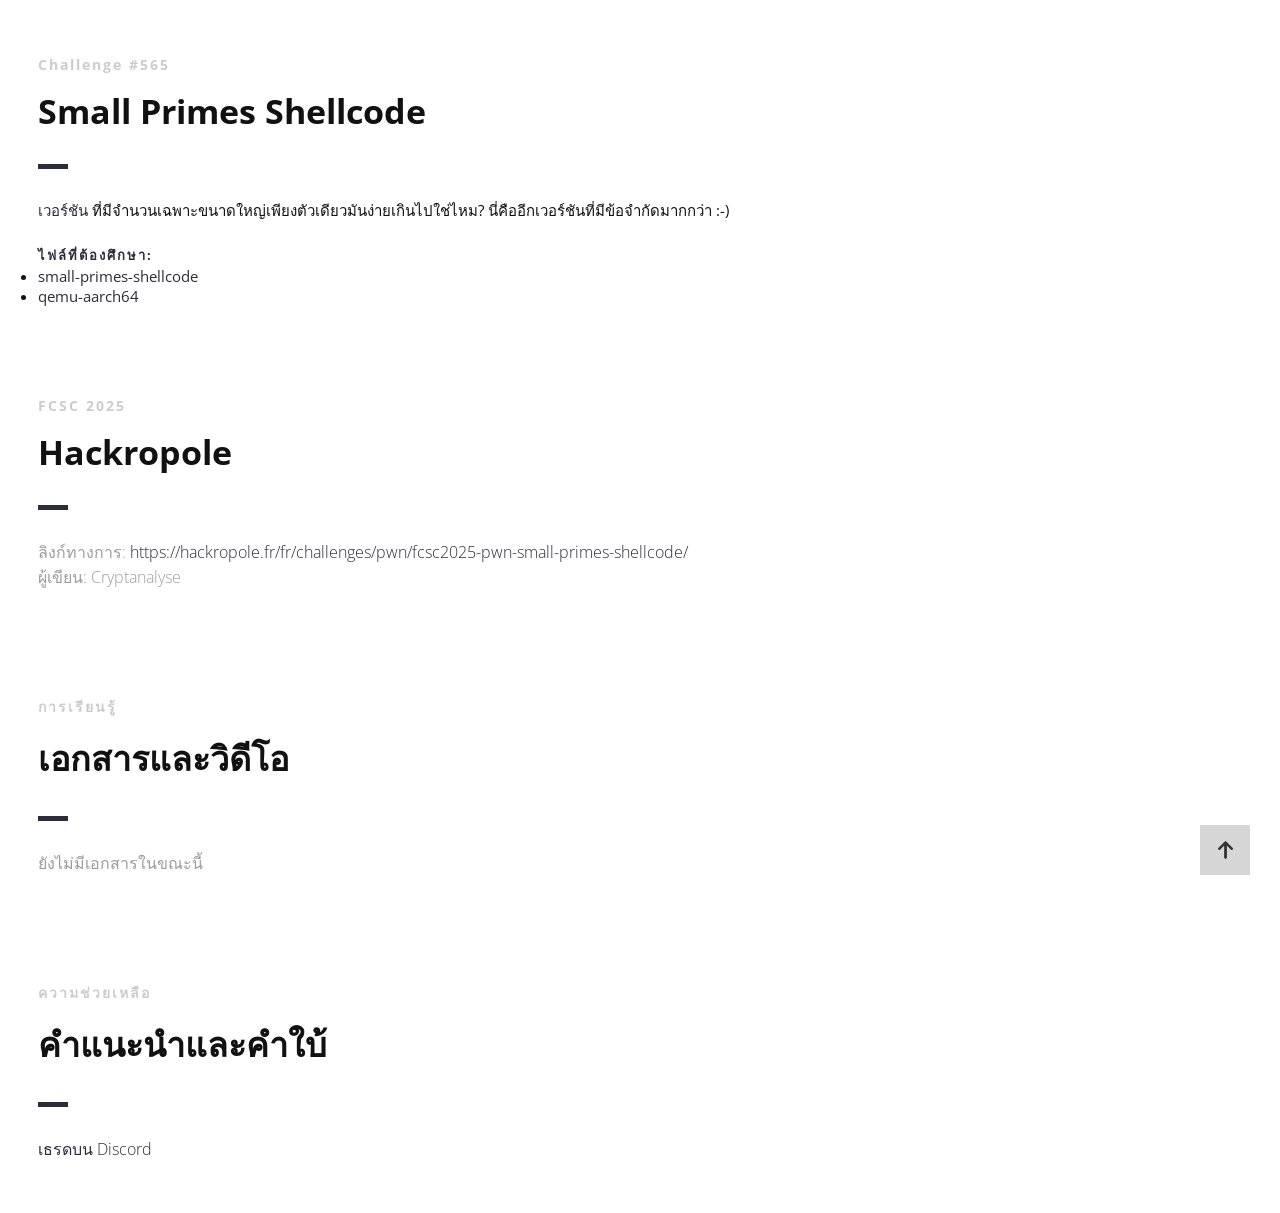
<file: presentation/index_th.html>
<!DOCTYPE html>
<html lang="th">

<head lang="th">
    <meta charset="UTF-8">
    <!--Page Title-->
    <title>Hack-Oeil - Cyrhades CTF</title>
    <!--Meta Keywords and Description-->
    <meta name="keywords" content="">
    <meta name="description" content="">
    <meta name="viewport" content="width=device-width, initial-scale=1.0, user-scalable=no" />
    <link rel="shortcut icon" href="./assets/images/favicon.ico" title="Favicon" />
    <link rel="stylesheet" href="./assets/css/style.css">
    <link href='https://fonts.googleapis.com/css?family=Open+Sans:400,300,600,700,800' rel='stylesheet' type='text/css'>
    <script src="./assets/js/highlight.min.js"></script>
    <script>
        document.addEventListener('DOMContentLoaded', () => {
            // Vérifie si la fenêtre est dans une iframe
            if (window.self !== window.top) {
                document.querySelectorAll('a').forEach((link) => {
                    link.addEventListener('click', (event) => {
                        const a = event.target.closest('a[href^="http"]');
                        if (a) {
                            event.preventDefault();
                            window.parent.postMessage({
                                type: "open-external",
                                url: a.href
                            }, "*");
                        }
                    });
                });
            }
            // Active la coloration syntaxique :
            if (window.hljs) {
                hljs.highlightAll();
            } else {
                console.error("Highlight.js non chargé !");
            }
        });
    </script>
</head>

<body>

    <div id="wrapper">
        <!--Main Content Area-->
        <main id="content">
            <!--Ctf-->
            <section class="ctf scrollto">
                <article class="row clearfix">
                    <div class="col-1">
                        <div class="section-heading">
                            <h3>Challenge #565</h3>
                            <h2 class="section-title">Small Primes Shellcode</h2>
                            <p>
<a href="https://hackropole.fr/fr/challenges/pwn/fcsc2025-pwn-long-prime-shellcode/">เวอร์ชัน</a> ที่มีจำนวนเฉพาะขนาดใหญ่เพียงตัวเดียวมันง่ายเกินไปใช่ไหม? นี่คืออีกเวอร์ชันที่มีข้อจำกัดมากกว่า :-)
                            </p>
                            <h4>ไฟล์ที่ต้องศึกษา:</h4>
                            <ul>
                                <li><a href="../files/small-primes-shellcode">small-primes-shellcode</a></li>
                                <li><a href="../files/qemu-aarch64">qemu-aarch64</a></li>
                            </ul>
                        </div>
                    </div>
                </article>

                <article class="row clearfix">
                    <div class="col-1">
                        <div class="section-heading">
                            <h3>FCSC 2025</h3>
                            <h2 class="section-title">Hackropole</h2>
                            <p class="section-subtitle">
                                ลิงก์ทางการ:
                                <a target="_blank" href="https://hackropole.fr/fr/challenges/pwn/fcsc2025-pwn-small-primes-shellcode/">https://hackropole.fr/fr/challenges/pwn/fcsc2025-pwn-small-primes-shellcode/</a>
                                <br />
                                ผู้เขียน: Cryptanalyse
                            </p>
                        </div>
                    </div>
                </article>

                <article class="row clearfix">
                    <div class="col-1">
                        <div class="section-heading">
                            <h3>การเรียนรู้</h3>
                            <h2 class="section-title">เอกสารและวิดีโอ</h2>
                            <p class="section-subtitle">
                                ยังไม่มีเอกสารในขณะนี้
                            </p>
                        </div>
                    </div>
                </article>

                <article class="row clearfix">
                    <div class="col-1">
                        <div class="section-heading">
                            <h3>ความช่วยเหลือ</h3>
                            <h2 class="section-title">คำแนะนำและคำใบ้</h2>
                            <p class="section-subtitle">
                                <a target="_blank"
                                    href="https://discord.com/channels/1175764392307077120/1175764601716092948">เธรดบน Discord</a>
                            </p>
                        </div>
                    </div>
                </article>
            </section>
            <!--End of Ctf-->
        </main>
        <!--End Main Content Area-->

        <a id="scrollUp" href="#wrapper" style="position: fixed; z-index: 1000;"
            aria-label="กลับไปด้านบน" title="กลับไปด้านบนของไซต์"></a>
    </div>
</body>

</html>
</file>
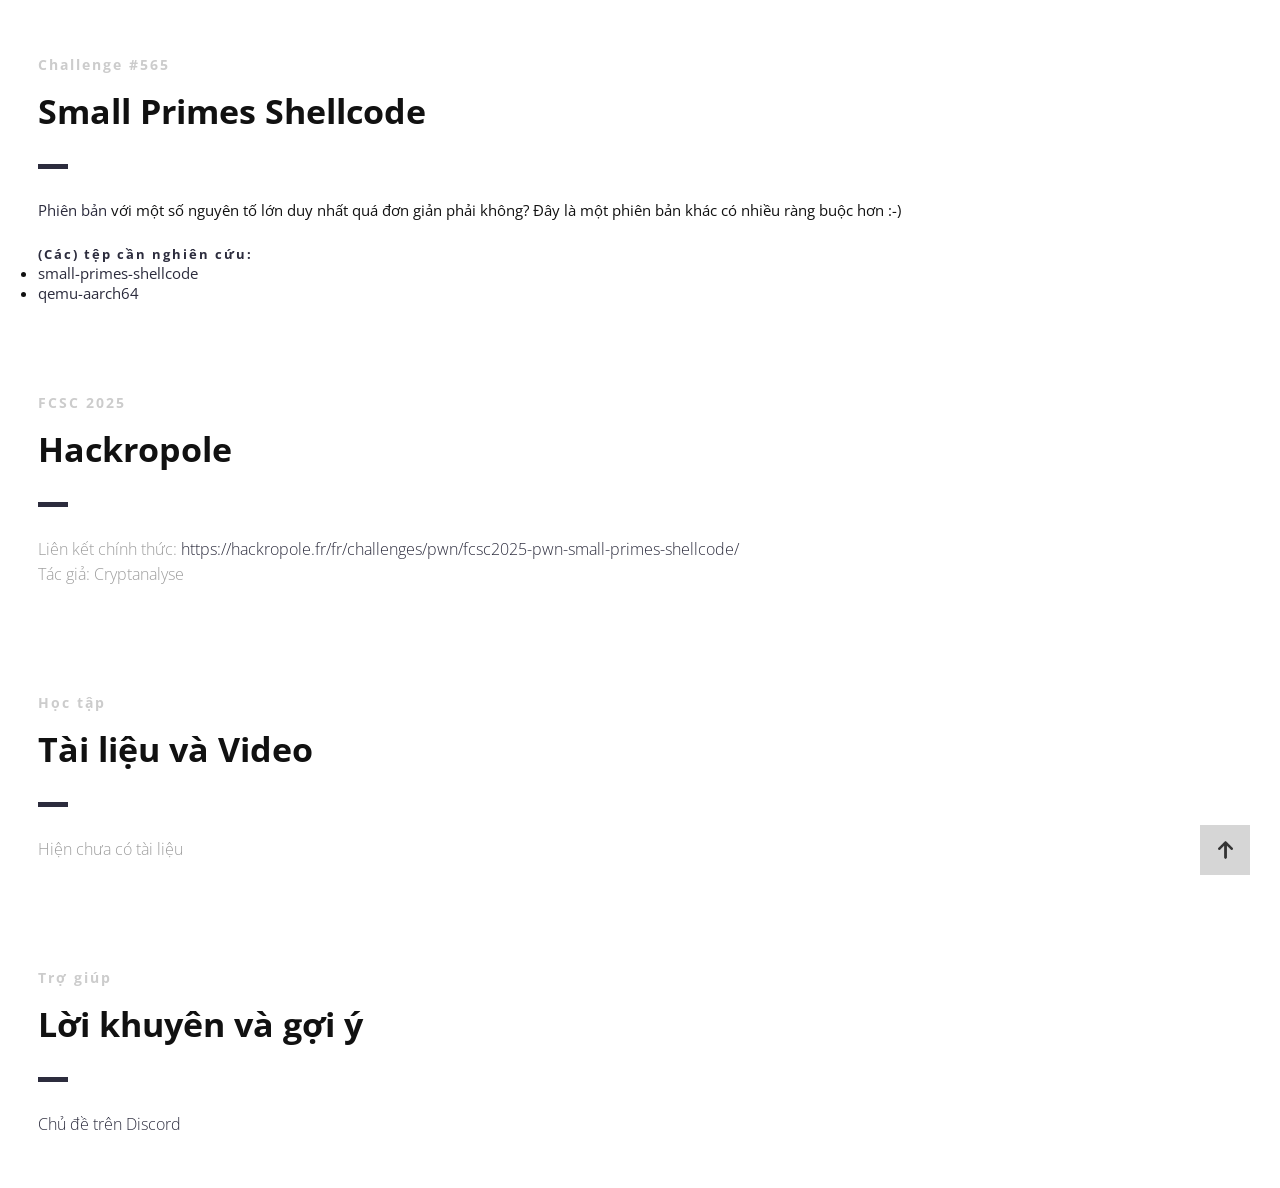
<file: presentation/index_vi.html>
<!DOCTYPE html>
<html lang="vi">

<head lang="vi">
    <meta charset="UTF-8">
    <!--Page Title-->
    <title>Hack-Oeil - Các CTF của Cyrhades</title>
    <!--Meta Keywords and Description-->
    <meta name="keywords" content="">
    <meta name="description" content="">
    <meta name="viewport" content="width=device-width, initial-scale=1.0, user-scalable=no" />
    <link rel="shortcut icon" href="./assets/images/favicon.ico" title="Favicon" />
    <link rel="stylesheet" href="./assets/css/style.css">
    <link href='https://fonts.googleapis.com/css?family=Open+Sans:400,300,600,700,800' rel='stylesheet' type='text/css'>
    <script src="./assets/js/highlight.min.js"></script>
    <script>
        document.addEventListener('DOMContentLoaded', () => {
            // Vérifie si la fenêtre est dans une iframe
            if (window.self !== window.top) {
                document.querySelectorAll('a').forEach((link) => {
                    link.addEventListener('click', (event) => {
                        const a = event.target.closest('a[href^="http"]');
                        if (a) {
                            event.preventDefault();
                            window.parent.postMessage({
                                type: "open-external",
                                url: a.href
                            }, "*");
                        }
                    });
                });
            }
            // Active la coloration syntaxique :
            if (window.hljs) {
                hljs.highlightAll();
            } else {
                console.error("Highlight.js non chargé !");
            }
        });
    </script>
</head>

<body>

    <div id="wrapper">
        <!--Main Content Area-->
        <main id="content">
            <!--Ctf-->
            <section class="ctf scrollto">
                <article class="row clearfix">
                    <div class="col-1">
                        <div class="section-heading">
                            <h3>Challenge #565</h3>
                            <h2 class="section-title">Small Primes Shellcode</h2>
                            <p>
<a href="https://hackropole.fr/fr/challenges/pwn/fcsc2025-pwn-long-prime-shellcode/">Phiên bản</a> với một số nguyên tố lớn duy nhất quá đơn giản phải không? Đây là một phiên bản khác có nhiều ràng buộc hơn :-)
                            </p>
                            <h4>(Các) tệp cần nghiên cứu:</h4>
                            <ul>
                                <li><a href="../files/small-primes-shellcode">small-primes-shellcode</a></li>
                                <li><a href="../files/qemu-aarch64">qemu-aarch64</a></li>
                            </ul>
                        </div>
                    </div>
                </article>

                <article class="row clearfix">
                    <div class="col-1">
                        <div class="section-heading">
                            <h3>FCSC 2025</h3>
                            <h2 class="section-title">Hackropole</h2>
                            <p class="section-subtitle">
                                Liên kết chính thức:
                                <a target="_blank" href="https://hackropole.fr/fr/challenges/pwn/fcsc2025-pwn-small-primes-shellcode/">https://hackropole.fr/fr/challenges/pwn/fcsc2025-pwn-small-primes-shellcode/</a>
                                <br />
                                Tác giả: Cryptanalyse
                            </p>
                        </div>
                    </div>
                </article>

                <article class="row clearfix">
                    <div class="col-1">
                        <div class="section-heading">
                            <h3>Học tập</h3>
                            <h2 class="section-title">Tài liệu và Video</h2>
                            <p class="section-subtitle">
                                Hiện chưa có tài liệu
                            </p>
                        </div>
                    </div>
                </article>

                <article class="row clearfix">
                    <div class="col-1">
                        <div class="section-heading">
                            <h3>Trợ giúp</h3>
                            <h2 class="section-title">Lời khuyên và gợi ý</h2>
                            <p class="section-subtitle">
                                <a target="_blank"
                                    href="https://discord.com/channels/1175764392307077120/1175764601716092948">Chủ đề trên Discord</a>
                            </p>
                        </div>
                    </div>
                </article>
            </section>
            <!--End of Ctf-->
        </main>
        <!--End Main Content Area-->

        <a id="scrollUp" href="#wrapper" style="position: fixed; z-index: 1000;"
            aria-label="Cuộn lên đầu trang" title="Trở về đầu trang"></a>
    </div>
</body>

</html>
</file>
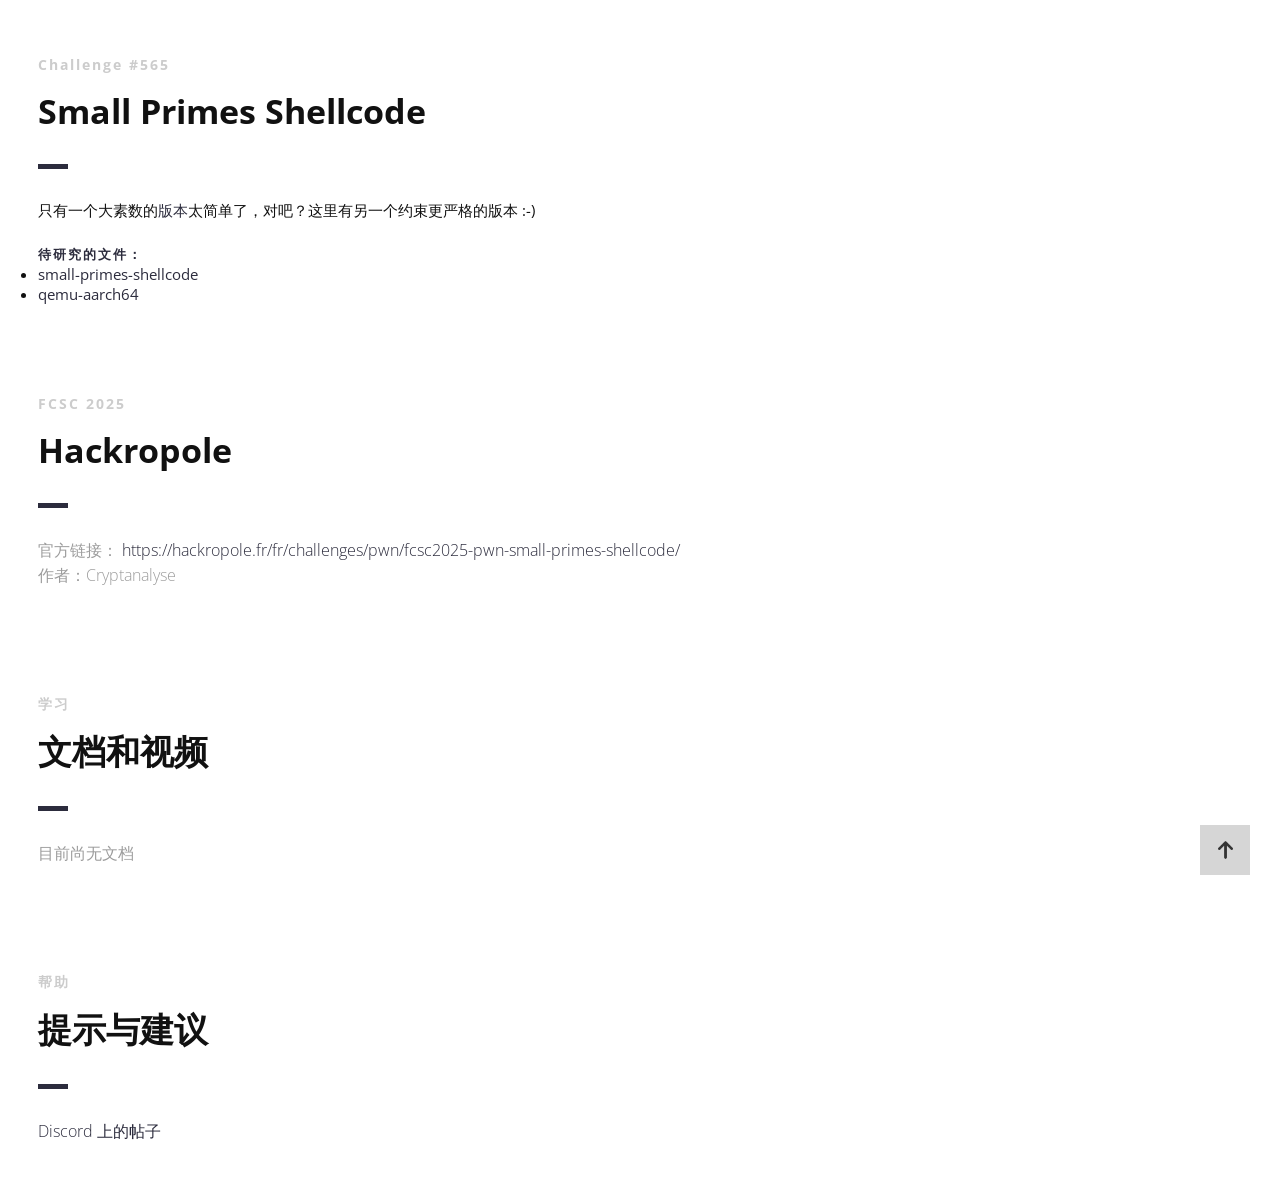
<file: presentation/index_zh.html>
<!DOCTYPE html>
<html lang="zh">

<head lang="zh">
    <meta charset="UTF-8">
    <!--Page Title-->
    <title>Hack-Oeil - Cyrhades CTF</title>
    <!--Meta Keywords and Description-->
    <meta name="keywords" content="">
    <meta name="description" content="">
    <meta name="viewport" content="width=device-width, initial-scale=1.0, user-scalable=no" />
    <link rel="shortcut icon" href="./assets/images/favicon.ico" title="Favicon" />
    <link rel="stylesheet" href="./assets/css/style.css">
    <link href='https://fonts.googleapis.com/css?family=Open+Sans:400,300,600,700,800' rel='stylesheet' type='text/css'>
    <script src="./assets/js/highlight.min.js"></script>
    <script>
        document.addEventListener('DOMContentLoaded', () => {
            // Vérifie si la fenêtre est dans une iframe
            if (window.self !== window.top) {
                document.querySelectorAll('a').forEach((link) => {
                    link.addEventListener('click', (event) => {
                        const a = event.target.closest('a[href^="http"]');
                        if (a) {
                            event.preventDefault();
                            window.parent.postMessage({
                                type: "open-external",
                                url: a.href
                            }, "*");
                        }
                    });
                });
            }
            // Active la coloration syntaxique :
            if (window.hljs) {
                hljs.highlightAll();
            } else {
                console.error("Highlight.js non chargé !");
            }
        });
    </script>
</head>

<body>

    <div id="wrapper">
        <!--Main Content Area-->
        <main id="content">
            <!--Ctf-->
            <section class="ctf scrollto">
                <article class="row clearfix">
                    <div class="col-1">
                        <div class="section-heading">
                            <h3>Challenge #565</h3>
                            <h2 class="section-title">Small Primes Shellcode</h2>
                            <p>
只有一个大素数的<a href="https://hackropole.fr/fr/challenges/pwn/fcsc2025-pwn-long-prime-shellcode/">版本</a>太简单了，对吧？这里有另一个约束更严格的版本 :-)
                            </p>
                            <h4>待研究的文件：</h4>
                            <ul>
                                <li><a href="../files/small-primes-shellcode">small-primes-shellcode</a></li>
                                <li><a href="../files/qemu-aarch64">qemu-aarch64</a></li>
                            </ul>
                        </div>
                    </div>
                </article>

                <article class="row clearfix">
                    <div class="col-1">
                        <div class="section-heading">
                            <h3>FCSC 2025</h3>
                            <h2 class="section-title">Hackropole</h2>
                            <p class="section-subtitle">
                                官方链接：
                                <a target="_blank" href="https://hackropole.fr/fr/challenges/pwn/fcsc2025-pwn-small-primes-shellcode/">https://hackropole.fr/fr/challenges/pwn/fcsc2025-pwn-small-primes-shellcode/</a>
                                <br />
                                作者：Cryptanalyse
                            </p>
                        </div>
                    </div>
                </article>

                <article class="row clearfix">
                    <div class="col-1">
                        <div class="section-heading">
                            <h3>学习</h3>
                            <h2 class="section-title">文档和视频</h2>
                            <p class="section-subtitle">
                                目前尚无文档
                            </p>
                        </div>
                    </div>
                </article>

                <article class="row clearfix">
                    <div class="col-1">
                        <div class="section-heading">
                            <h3>帮助</h3>
                            <h2 class="section-title">提示与建议</h2>
                            <p class="section-subtitle">
                                <a target="_blank"
                                    href="https://discord.com/channels/1175764392307077120/1175764601716092948">Discord 上的帖子</a>
                            </p>
                        </div>
                    </div>
                </article>
            </section>
            <!--End of Ctf-->
        </main>
        <!--End Main Content Area-->

        <a id="scrollUp" href="#wrapper" style="position: fixed; z-index: 1000;"
            aria-label="返回顶部" title="回到顶部"></a>
    </div>
</body>

</html>
</file>
<file: presentation/assets/css/style.css>
*,
*:before,
*:after {
    -webkit-box-sizing: border-box;
    -moz-box-sizing: border-box;
    box-sizing: border-box;
}

body,
div,
dl,
dt,
dd,
ul,
ol,
li,
h1,
h2,
h3,
h4,
h5,
h6,
pre,
form,
blockquote,
th,
td {
    margin: 0;
    padding: 0;
    direction: ltr;
}

body {
    margin: 0;
    padding: 0;
    -webkit-font-smoothing: antialiased;
    overflow-x: hidden;
}

p {
    line-height: 25px;
}

code:not([class*="language"]) {
    color: #DE3384;
}

pre {
    width: 600px;
    max-width: 100%;
    overflow-x: auto;
    white-space: pre;
    background: #eee;
    padding: 10px;
    border-radius: 8px;
}

.row img {
    height: auto;
    max-width: 100%;
}

a {
    text-decoration: none;
    line-height: inherit;
    -webkit-transition: opacity 0.3s ease-out;
    -moz-transition: opacity 0.3s ease-out;
    -o-transition: opacity 0.3s ease-out;
    transition: opacity 0.3s ease-out;
}

iframe {
    border: 0 !important;
}

section {
    clear: both;
    overflow: hidden;
}

.row {
    max-width: 1245px;
    margin: 0 auto;
    padding: 25px 0 0 0;
    position: relative;
}

.no-padding-bottom .row,
.no-padding-bottom div,
.no-padding-bottom.row {
    padding-bottom: 0;
}

.no-padding-top.row,
.no-padding-top div {
    padding-top: 0;
}

.big-padding-top {
    padding-top: 75px !important;
}

.big-padding-bottom {
    padding-bottom: 85px !important;
}

[class*='col-'] {
    float: left;
    padding: 20px;
}

.clearfix:after {
    content: "";
    display: table;
    clear: both;
}

h1 {
    padding: 20px 0;
}

h2 {
    padding: 14px 0;
}

h3 {
    padding: 10px 0;
}

h4 {
    padding: 7px 0;
}

h5 {
    padding: 7px 0;
}

h6 {
    padding: 7px 0;
}

.text-left {
    text-align: left;
}

.text-center {
    text-align: center;
}

.text-right {
    text-align: right;
}

.section-heading {
    padding: 0 0 15px 0;
}

.section-subtitle {
    font-size: 18px;
    padding-top: 0;
}

.section-heading h3 {
    font-size: 14px;
    font-weight: bold;
    color: #ccc;
    letter-spacing: 2px;
    padding-bottom: 0;
}

.section-heading h4 {
    font-size: 13px;
    font-weight: bold;
    color: #2C2C3D;
    letter-spacing: 2px;
    padding-bottom: 0;
}

#scrollUp {
    bottom: 15px;
    right: 30px;
    width: 50px;
    height: 50px;
    margin-bottom: 10px;
    padding: 0 5px 20px 5px;
    background: #ccc;
    background-size: 30%;
    background-repeat: no-repeat;
    background-image: url('../images/arrow-up.png');
    background-position: center;
    -webkit-transition: margin-bottom 150ms linear;
    -moz-transition: margin-bottom 150ms linear;
    -o-transition: margin-bottom 150ms linear;
    transition: margin-bottom 150ms linear;
    opacity: 0.8;
}

#scrollUp:hover {
    margin-bottom: 25px;
}

.section-subtitle img {
    height: 32px;
    width: auto;
    vertical-align: middle;
}

.section-subtitle img.capture {
    width: 100%;
    height: auto;
    vertical-align: middle;
}

body {
    background: #fff;
}

a,
.la-ball-triangle-path {
    color: #2C2C3D;
}

a:hover,
#header.nav-solid nav a:hover {
    color: #2C2C3D;
}

.icon i {
    color: #2C2C3D;
}

#banner .section-heading:before,
.testimonial.classic footer:before {
    background: #2C2C3D;
}

.pricing-block-content:hover {
    border-color: #2C2C3D;
}

#header nav a,
#header i {
    color: #111;
}

#header.nav-solid,
#header.nav-solid a,
#header.nav-solid i,
#nav-mobile ul li a {
    color: #333;
}

#header.nav-solid .active {
    color: #2C2C3D;
    border-color: #2C2C3D;
}

.primary-color,
.featured .pricing {
    background-color: #2C2C3D;
}

.primary-color,
.primary-color .section-title,
.primary-color .section-subtitle,
.featured .pricing,
.featured .pricing p {
    color: #fff;
}

.section-heading h2:after {
    background: #2C2C3D;
    content: "";
    display: block;
    width: 30px;
    height: 5px;
    margin-top: 30px;
}

.text-center .section-heading h2:after {
    margin: 30px auto 25px auto;
}

.primary-color .icon i,
.primary-color i {
    color: #fff;
}

.secondary-color {
    background-color: #f5f5f5;
}

#banner {
    background: url("../images/banner-image-1.jpg") no-repeat center top;
    background-size: cover;
}

body {
    font-family: 'Open Sans', sans-serif, Arial, Helvetica;
    font-size: 15px;
    font-weight: normal;
    color: #111;
}

#banner h1 {
    font-family: 'Open Sans', sans-serif, Arial, Helvetica;
    font-size: 62px;
    line-height: 60px;
    font-weight: 800;
    color: #111;
}

#banner h2 {
    font-family: 'Open Sans', sans-serif, Arial, Helvetica;
    font-size: 18px;
    font-weight: 300;
    color: #111;
}

.section-title {
    font-family: 'Open Sans', sans-serif, Arial, Helvetica;
    font-size: 34px;
    font-weight: 700;
    color: #111;
}

.section-subtitle {
    font-family: 'Open Sans', sans-serif, Arial, Helvetica;
    font-size: 16px;
    font-weight: 300;
    color: #9c9c9c;
}

.testimonial q {
    font-family: 'Open Sans', sans-serif, Arial, Helvetica;
    font-size: 17px;
    font-weight: 300;
}

.testimonial.classic q,
.testimonial.classic footer {
    color: #111;
}

h1 {
    font-family: 'Open Sans', sans-serif, Arial, Helvetica;
    font-size: 40px;
    font-weight: 300;
    color: #111;
}

h2 {
    font-family: 'Open Sans', sans-serif, Arial, Helvetica;
    font-size: 34px;
    font-weight: 300;
    color: #111;
}

h3 {
    font-family: 'Open Sans', sans-serif, Arial, Helvetica;
    font-size: 30px;
    font-weight: 700;
    color: #111;
}

h4 {
    font-family: 'Open Sans', sans-serif, Arial, Helvetica;
    font-size: 18px;
    font-weight: 400;
    color: #111;
}

h5 {
    font-family: 'Open Sans', sans-serif, Arial, Helvetica;
    font-size: 16px;
    font-weight: 400;
    color: #111;
}

h6 {
    font-family: 'Open Sans', sans-serif, Arial, Helvetica;
    font-size: 14px;
    font-weight: 400;
    color: #111;
}

.button,
input[type="submit"] {
    font-family: 'Open Sans', sans-serif, Arial, Helvetica;
    font-size: 14px;
    font-weight: bold;
    color: #111;
}

.button,
input[type="submit"] {
    border-color: #111;
}

.button:hover,
input[type="submit"]:hover {
    border-color: #2C2C3D;
    color: #2C2C3D;
}

#banner .button {
    font-family: 'Open Sans', sans-serif, Arial, Helvetica;
    font-size: 16px;
    color: #111;
}

#banner .button {
    border-color: #111;
}

#banner .button:hover {
    color: #2C2C3D;
    border-color: #2C2C3D;
}

#landing-footer,
#landing-footer p,
#landing-footer a {
    font-family: 'Open Sans', sans-serif, Arial, Helvetica;
    font-size: 12px;
    font-weight: normal;
    color: #999;
}

#landing-footer i {
    color: #999;
}

/* RTL Support for Arabic */
html[dir="rtl"] body,
html[dir="rtl"] div,
html[dir="rtl"] dl,
html[dir="rtl"] dt,
html[dir="rtl"] dd,
html[dir="rtl"] ul,
html[dir="rtl"] ol,
html[dir="rtl"] li,
html[dir="rtl"] h1,
html[dir="rtl"] h2,
html[dir="rtl"] h3,
html[dir="rtl"] h4,
html[dir="rtl"] h5,
html[dir="rtl"] h6,
html[dir="rtl"] pre,
html[dir="rtl"] form,
html[dir="rtl"] blockquote,
html[dir="rtl"] th,
html[dir="rtl"] td,
html[dir="rtl"] p,
html[dir="rtl"] article,
html[dir="rtl"] section,
html[dir="rtl"] main {
    direction: rtl !important;
    text-align: right !important;
}
html[dir="rtl"] [class*='col-'] {
    float: right;
}
</file>
